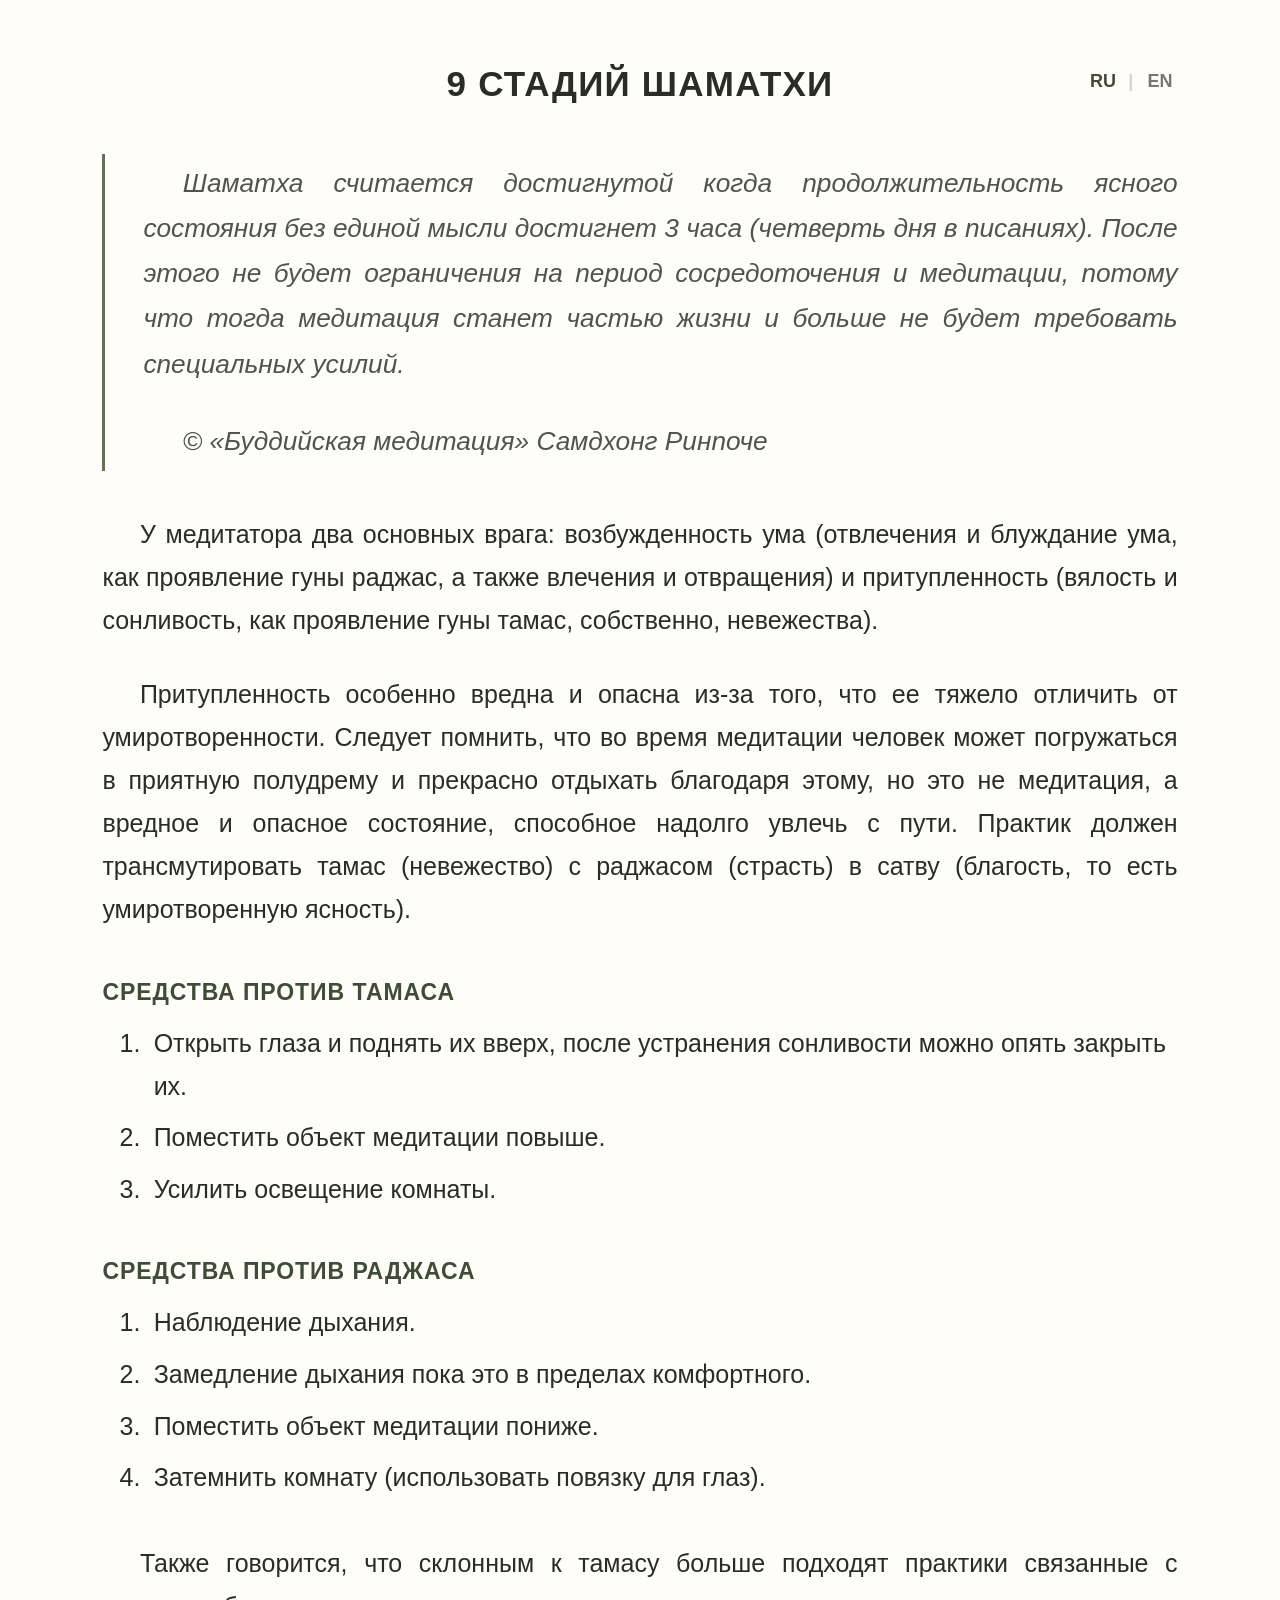
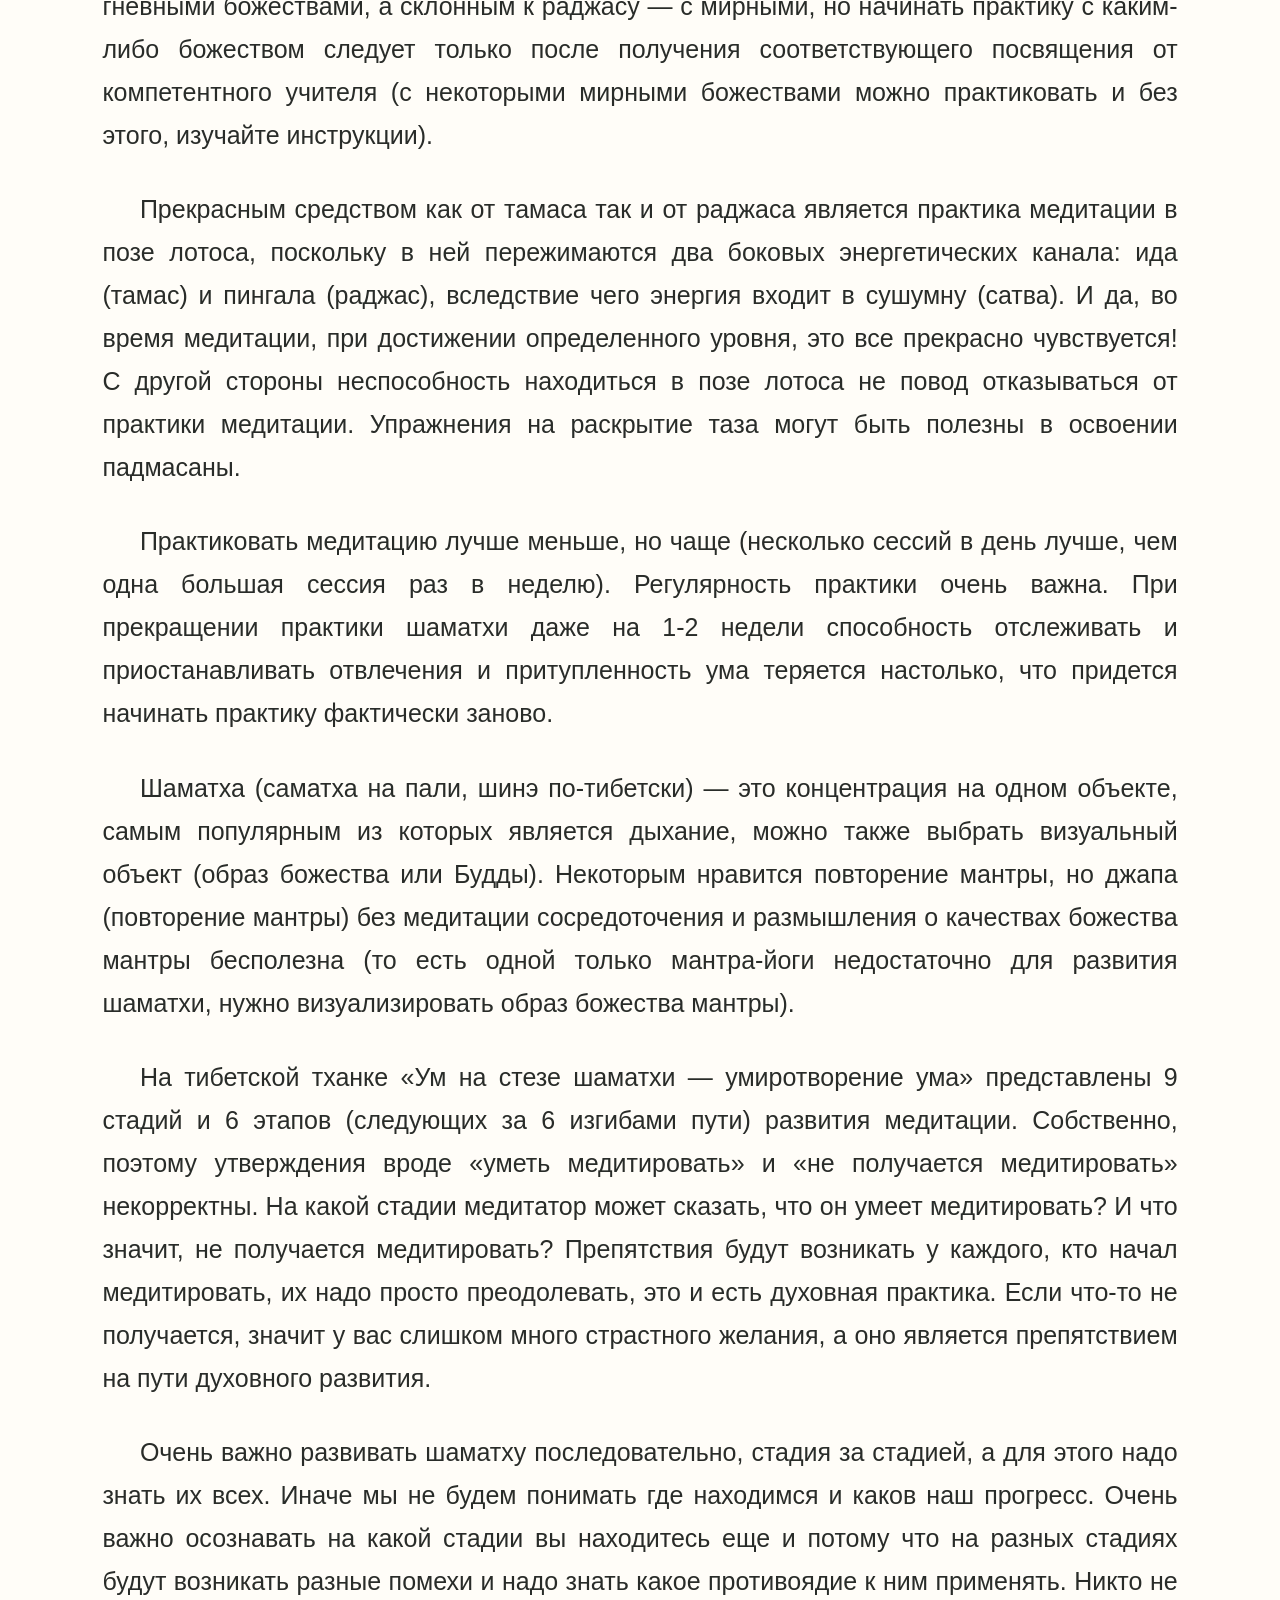
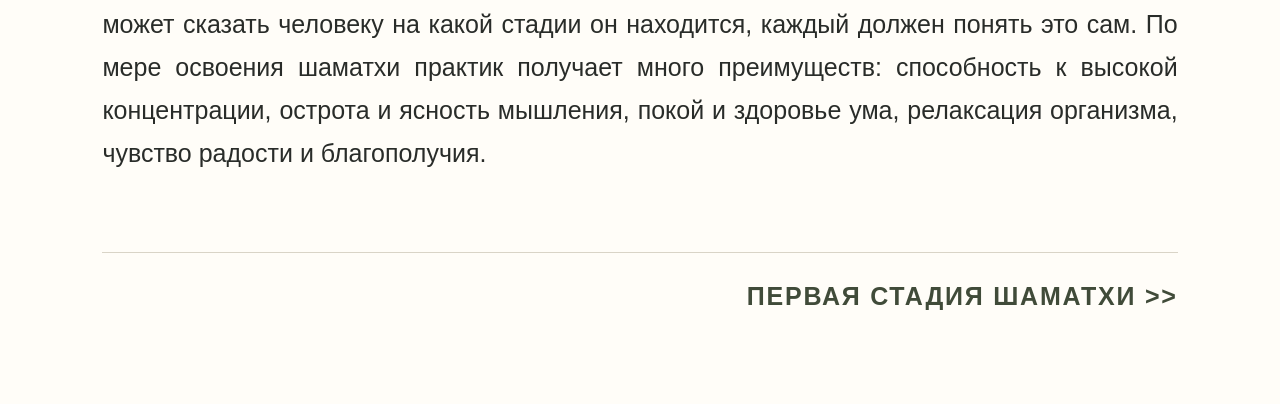
<file: index.html>
<!doctype html>
<html lang="ru">
<head>
  <meta charset="utf-8">
  <meta name="viewport" content="width=device-width, initial-scale=1">
  <meta name="description" content="9 стадий Шаматхи — практическое руководство">
  <title>9 стадий Шаматхи</title>
  <link rel="stylesheet" href="css/styles.css">
  <!-- Yandex.Metrika counter -->
  <script type="text/javascript">
      (function(m,e,t,r,i,k,a){
          m[i]=m[i]||function(){(m[i].a=m[i].a||[]).push(arguments)};
          m[i].l=1*new Date();
          for (var j = 0; j < document.scripts.length; j++) {if (document.scripts[j].src === r) { return; }}
          k=e.createElement(t),a=e.getElementsByTagName(t)[0],k.async=1,k.src=r,a.parentNode.insertBefore(k,a)
      })(window, document,'script','https://mc.yandex.ru/metrika/tag.js?id=110840072', 'ym');
  
      ym(110840072, 'init', {ssr:true, webvisor:true, clickmap:true, ecommerce:"dataLayer", referrer: document.referrer, url: location.href, accurateTrackBounce:true, trackLinks:true});
  </script>
  <noscript><div><img src="https://mc.yandex.ru/watch/110840072" style="position:absolute; left:-9999px;" alt="" /></div></noscript>
  <!-- /Yandex.Metrika counter -->
</head>
<body data-page="0">
  <main class="site-shell">
    <div class="page-content">
      <header class="page-header">
        <span class="header-spacer" aria-hidden="true"></span>
        <h1>
          <span data-lang-content="ru">9 стадий Шаматхи</span>
          <span data-lang-content="en" hidden>9 Stages of Shamatha</span>
        </h1>
        <div class="language-switcher" aria-label="Language selector">
          <button type="button" data-lang="ru" class="is-active" aria-pressed="true">RU</button>
          <span aria-hidden="true">|</span>
          <button type="button" data-lang="en" aria-pressed="false">EN</button>
        </div>
      </header>

      <article class="article" data-lang-content="ru">
          <blockquote><p><em>Шаматха считается достигнутой когда продолжительность ясного состояния без единой мысли достигнет 3 часа (четверть дня в писаниях). После этого не будет ограничения на период сосредоточения и медитации, потому что тогда медитация станет частью жизни и больше не будет требовать специальных усилий.</em></p>
          <p><em>© «Буддийская медитация» Самдхонг Ринпоче</em></p></blockquote>
          <p>У медитатора два основных врага: возбужденность ума (отвлечения и блуждание ума, как проявление гуны раджас, а также влечения и отвращения) и притупленность (вялость и сонливость, как проявление гуны тамас, собственно, невежества). </p>
          <p>Притупленность особенно вредна и опасна из-за того, что ее тяжело отличить от умиротворенности. Следует помнить, что во время медитации человек может погружаться в приятную полудрему и прекрасно отдыхать благодаря этому, но это не медитация, а вредное и опасное состояние, способное надолго увлечь с пути. Практик должен трансмутировать тамас (невежество) с раджасом (страсть) в сатву (благость, то есть умиротворенную ясность).</p>
          <h2><strong>Средства против тамаса</strong></h2>
          <ol><li>Открыть глаза и поднять их вверх, после устранения сонливости можно опять закрыть их.</li><li>Поместить объект медитации повыше.</li><li>Усилить освещение комнаты.</li></ol>
          <h2><strong>Средства против раджаса</strong></h2>
          <ol><li>Наблюдение дыхания.</li><li>Замедление дыхания пока это в пределах комфортного.</li><li>Поместить объект медитации пониже.</li><li>Затемнить комнату (использовать повязку для глаз).</li></ol>
          <p>Также говорится, что склонным к тамасу больше подходят практики связанные с гневными божествами, а склонным к раджасу — с мирными, но начинать практику с каким-либо божеством следует только после получения соответствующего посвящения от компетентного учителя (с некоторыми мирными божествами можно практиковать и без этого, изучайте инструкции).</p>
          <p>Прекрасным средством как от тамаса так и от раджаса является практика медитации в позе лотоса, поскольку в ней пережимаются два боковых энергетических канала: ида (тамас) и пингала (раджас), вследствие чего энергия входит в сушумну (сатва). И да, во время медитации, при достижении определенного уровня, это все прекрасно чувствуется! С другой стороны неспособность находиться в позе лотоса не повод отказываться от практики медитации. Упражнения на раскрытие таза могут быть полезны в освоении падмасаны.</p>
          <p>Практиковать медитацию лучше меньше, но чаще (несколько сессий в день лучше, чем одна большая сессия раз в неделю). Регулярность практики очень важна. При прекращении практики шаматхи даже на 1-2 недели способность отслеживать и приостанавливать отвлечения и притупленность ума теряется настолько, что придется начинать практику фактически заново.</p>
          <p>Шаматха (саматха на пали, шинэ по-тибетски) — это концентрация на одном объекте, самым популярным из которых является дыхание, можно также выбрать визуальный объект (образ божества или Будды). Некоторым нравится повторение мантры, но джапа (повторение мантры) без медитации сосредоточения и размышления о качествах божества мантры бесполезна (то есть одной только мантра-йоги недостаточно для развития шаматхи, нужно визуализировать образ божества мантры).</p>
          <p>На тибетской тханке «Ум на стезе шаматхи — умиротворение ума» представлены 9 стадий и 6 этапов (следующих за 6 изгибами пути) развития медитации. Собственно, поэтому утверждения вроде «уметь медитировать» и «не получается медитировать» некорректны. На какой стадии медитатор может сказать, что он умеет медитировать? И что значит, не получается медитировать? Препятствия будут возникать у каждого, кто начал медитировать, их надо просто преодолевать, это и есть духовная практика. Если что-то не получается, значит у вас слишком много страстного желания, а оно является препятствием на пути духовного развития.</p>
          <p>Очень важно развивать шаматху последовательно, стадия за стадией, а для этого надо знать их всех. Иначе мы не будем понимать где находимся и каков наш прогресс. Очень важно осознавать на какой стадии вы находитесь еще и потому что на разных стадиях будут возникать разные помехи и надо знать какое противоядие к ним применять. Никто не может сказать человеку на какой стадии он находится, каждый должен понять это сам. По мере освоения шаматхи практик получает много преимуществ: способность к высокой концентрации, острота и ясность мышления, покой и здоровье ума, релаксация организма, чувство радости и благополучия.</p>
      </article>
      <article class="article" data-lang-content="en" hidden>
          <blockquote><p><em>Shamatha is considered attained when the duration of a clear state without a single thought reaches 3 hours (a quarter of a day in the scriptures). After that, there will be no limit to the duration of concentration and meditation, because meditation will become part of life and will no longer require any special effort.</em></p>
          <p><em>© «Buddhist Meditation» Samdhong Rinpoche</em></p></blockquote>
          <p>A meditator has two main enemies: mental agitation (distractions and wandering of the mind as manifestations of the guna of rajas, as well as attractions and aversions) and dullness (lethargy and drowsiness as manifestations of the guna of tamas, that is, ignorance).</p>
          <p>Dullness is especially harmful and dangerous because it is difficult to distinguish from tranquillity. It should be remembered that during meditation a person may sink into a pleasant half-sleep and rest very well because of it, but this is not meditation. It is a harmful and dangerous state capable of leading one away from the path for a long time. The practitioner must transmute tamas (ignorance) and rajas (passion) into sattva (goodness, that is, peaceful clarity).</p>
          <h2><strong>Remedies for tamas</strong></h2>
          <ol><li>Open the eyes and raise them upward. Once the drowsiness has passed, they may be closed again.</li><li>Place the object of meditation higher.</li><li>Increase the lighting in the room.</li></ol>
          <h2><strong>Remedies for rajas</strong></h2>
          <ol><li>Observe the breath.</li><li>Slow the breathing while it remains comfortable.</li><li>Place the object of meditation lower.</li><li>Darken the room (use an eye mask).</li></ol>
          <p>It is also said that practices connected with wrathful deities are more suitable for those inclined towards tamas, while practices connected with peaceful deities are more suitable for those inclined towards rajas. However, one should begin practising with any deity only after receiving the appropriate initiation from a competent teacher (some peaceful deities may be practised without this, but the instructions should be studied).</p>
          <p>An excellent remedy for both tamas and rajas is the practice of meditation in the lotus posture, because it constricts the two lateral energy channels: ida (tamas) and pingala (rajas), causing the energy to enter sushumna (sattva). And yes, during meditation, after reaching a certain level, all of this can be felt very clearly! On the other hand, being unable to remain in the lotus posture is no reason to abandon meditation practice. Hip-opening exercises may be useful in mastering padmasana.</p>
          <p>It is better to practise meditation for shorter periods but more frequently (several sessions a day are better than one long session once a week). Regularity of practice is very important. If shamatha practice is interrupted for even 1-2 weeks, the ability to notice and stop distractions and mental dullness is lost to such an extent that the practice will effectively have to be started again from the beginning.</p>
          <p>Shamatha (samatha in Pali, shiné in Tibetan) — is concentration on a single object, the most popular of which is the breath. A visual object may also be chosen (an image of a deity or the Buddha). Some people enjoy repeating a mantra, but japa (mantra repetition) without meditative concentration and reflection on the qualities of the mantra deity is useless (that is, mantra yoga alone is not enough to develop shamatha; one must visualise the form of the mantra deity).</p>
          <p>The Tibetan thangka «The Mind on the Path of Shamatha — Calming the Mind» depicts 9 stages and 6 phases (following the 6 bends in the path) of the development of meditation. This is why statements such as «being able to meditate» and «meditation does not work» are incorrect. At what stage can a meditator say that they know how to meditate? And what does it mean to say that meditation does not work? Obstacles will arise for everyone who begins to meditate. They simply have to be overcome — this is spiritual practice. If something does not work, it means that you have too much passionate desire, and this is an obstacle on the path of spiritual development.</p>
          <p>It is very important to develop shamatha gradually, stage by stage, and for this one must know all of them. Otherwise, we will not understand where we are or what progress we have made. It is also very important to be aware of which stage you are at because different obstacles arise at different stages, and one must know which antidote to apply. No one can tell a person which stage they are at; everyone must understand this for themselves. As the practitioner masters shamatha, they gain many benefits: the ability to concentrate deeply, sharpness and clarity of thought, peace and mental health, physical relaxation, and a feeling of joy and well-being.</p>
      </article>


      <nav class="page-nav" data-lang-content="ru" aria-label="Навигация по стадиям">
            <a class="nav-next" rel="next" href="stage-01.html">ПЕРВАЯ СТАДИЯ ШАМАТХИ &gt;&gt;</a>
      </nav>
      <nav class="page-nav" data-lang-content="en" aria-label="Stage navigation" hidden>
            <a class="nav-next" rel="next" href="stage-01.html">FIRST STAGE OF SHAMATHA &gt;&gt;</a>
      </nav>
    </div>
  </main>
  <script src="js/jquery-3.7.1.min.js"></script>
  <script src="js/site.js"></script>
</body>
</html>
</file>
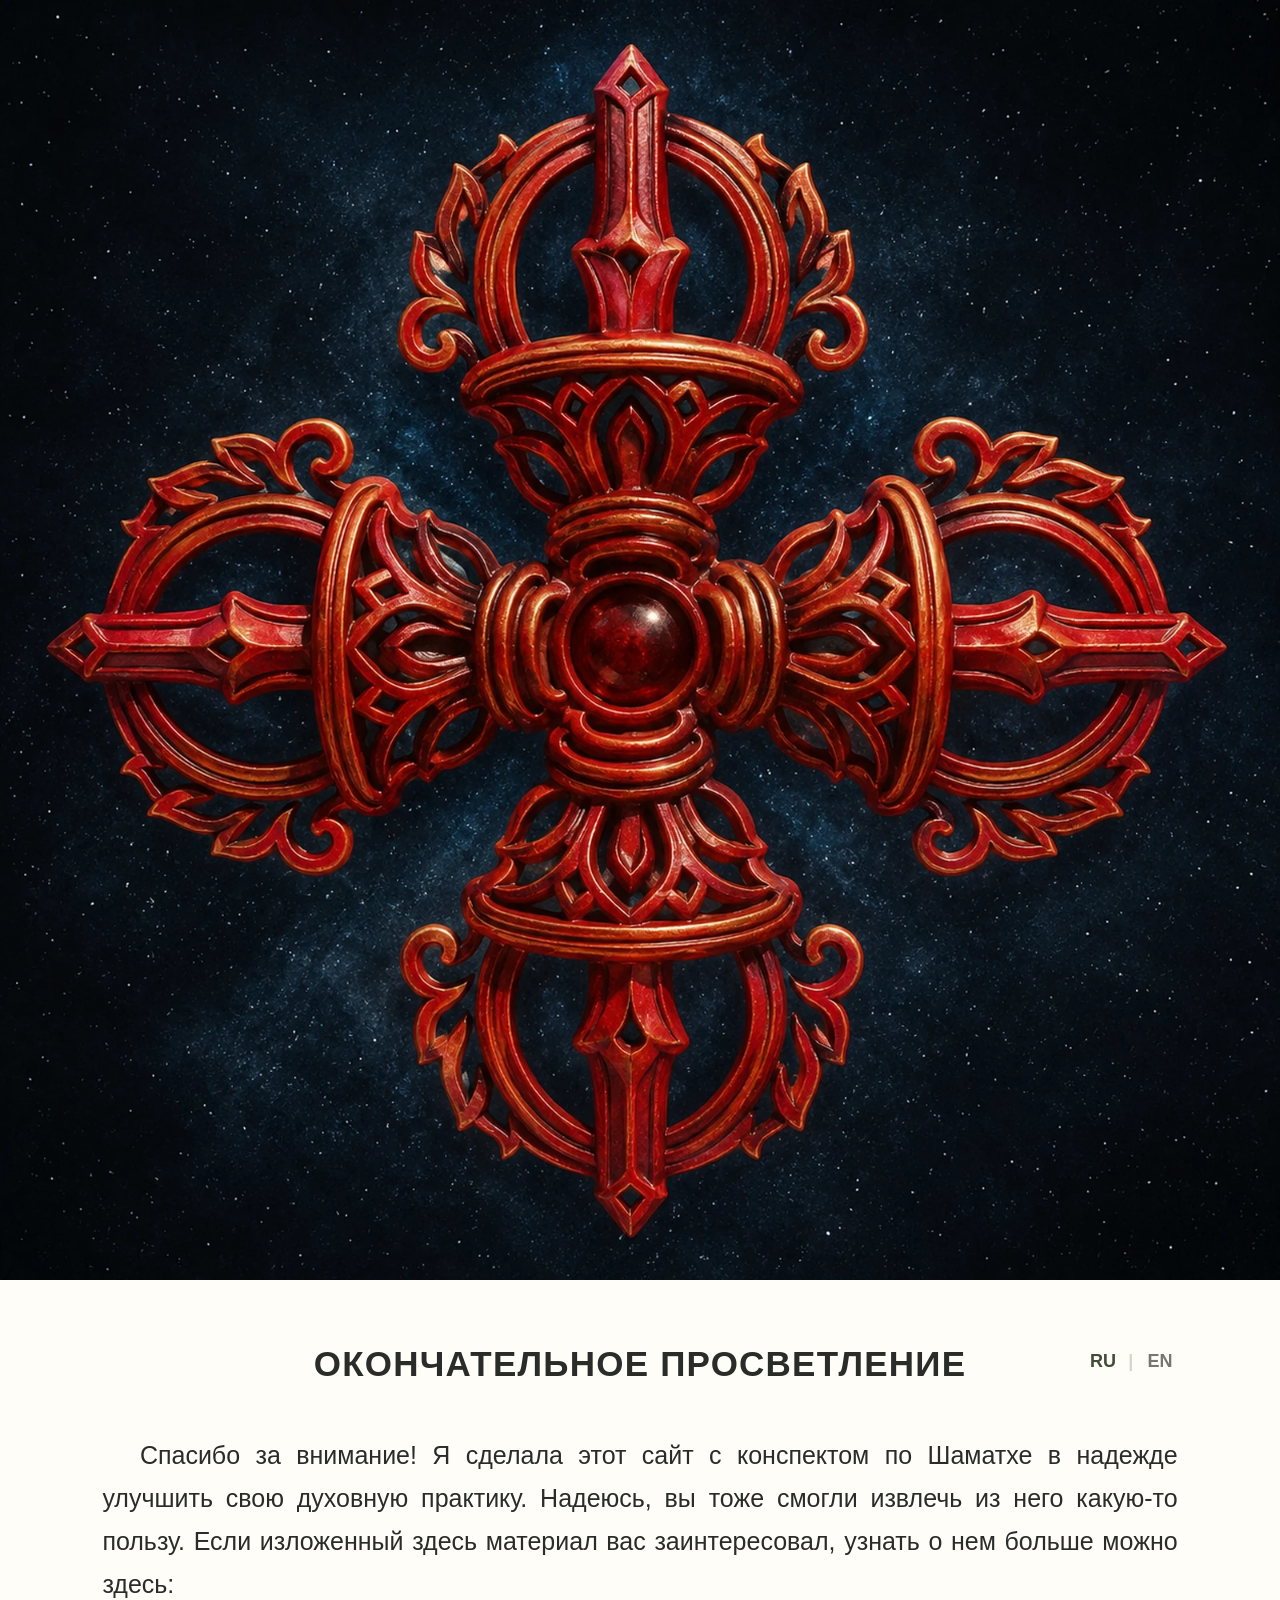
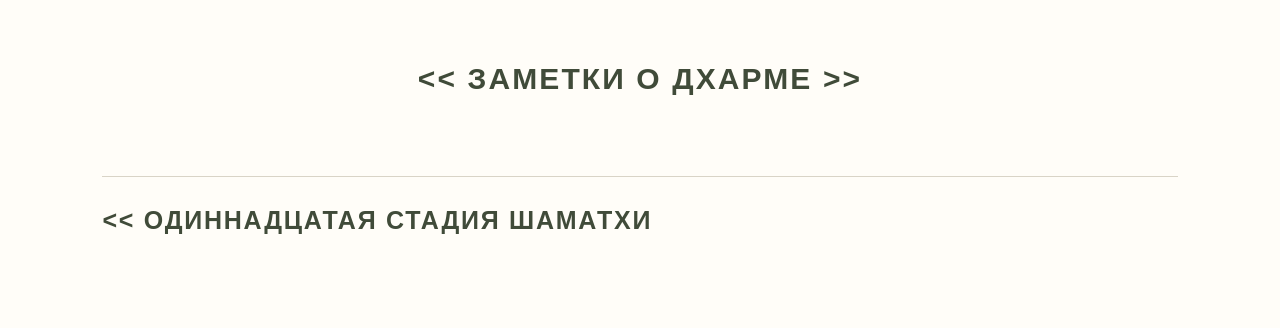
<file: finish.html>
<!doctype html>
<html lang="ru">
<head>
  <meta charset="utf-8">
  <meta name="viewport" content="width=device-width, initial-scale=1">
  <meta name="description" content="9 стадий Шаматхи — практическое руководство">
  <title>Окончательное просветление</title>
  <link rel="stylesheet" href="css/styles.css">
  <!-- Yandex.Metrika counter -->
  <script type="text/javascript">
      (function(m,e,t,r,i,k,a){
          m[i]=m[i]||function(){(m[i].a=m[i].a||[]).push(arguments)};
          m[i].l=1*new Date();
          for (var j = 0; j < document.scripts.length; j++) {if (document.scripts[j].src === r) { return; }}
          k=e.createElement(t),a=e.getElementsByTagName(t)[0],k.async=1,k.src=r,a.parentNode.insertBefore(k,a)
      })(window, document,'script','https://mc.yandex.ru/metrika/tag.js?id=110840072', 'ym');
  
      ym(110840072, 'init', {ssr:true, webvisor:true, clickmap:true, ecommerce:"dataLayer", referrer: document.referrer, url: location.href, accurateTrackBounce:true, trackLinks:true});
  </script>
  <noscript><div><img src="https://mc.yandex.ru/watch/110840072" style="position:absolute; left:-9999px;" alt="" /></div></noscript>
  <!-- /Yandex.Metrika counter -->
</head>
<body data-page="12">
  <main class="site-shell">
      <figure class="hero"><img src="img/12.webp" alt="Окончательное просветление"></figure>
    <div class="page-content">
      <header class="page-header">
        <span class="header-spacer" aria-hidden="true"></span>
        <h1>
          <span data-lang-content="ru">Окончательное просветление</span>
          <span data-lang-content="en" hidden>Ultimate Enlightenment</span>
        </h1>
        <div class="language-switcher" aria-label="Language selector">
          <button type="button" data-lang="ru" class="is-active" aria-pressed="true">RU</button>
          <span aria-hidden="true">|</span>
          <button type="button" data-lang="en" aria-pressed="false">EN</button>
        </div>
      </header>

      <article class="article" data-lang-content="ru">
          <p>Спасибо за внимание! Я сделала этот сайт с конспектом по Шаматхе в надежде улучшить свою духовную практику. Надеюсь, вы тоже смогли извлечь из него какую-то пользу. Если изложенный здесь материал вас заинтересовал, узнать о нем больше можно здесь:</p>
      </article>
      <article class="article" data-lang-content="en" hidden>
          <p>Thank you for your attention! I created this website with notes on Shamatha in the hope of improving my spiritual practice. I hope you, too, have been able to derive some benefit from it. If the material presented here has interested you, you can learn more about it here:</p>
      </article>

      <p class="resource-link" data-lang-content="ru">
        <a href="https://author.today/work/123556" target="blank">&lt;&lt; ЗАМЕТКИ О ДХАРМЕ &gt;&gt;</a>
      </p>
      <p class="resource-link" data-lang-content="en" hidden>
        <a href="https://author.today/work/123556" target="blank">&lt;&lt; DHARMA NOTES &gt;&gt;</a>
      </p>


      <nav class="page-nav" data-lang-content="ru" aria-label="Навигация по стадиям">
            <a class="nav-prev" rel="prev" href="stage-11.html">&lt;&lt; ОДИННАДЦАТАЯ СТАДИЯ ШАМАТХИ</a>
      </nav>
      <nav class="page-nav" data-lang-content="en" aria-label="Stage navigation" hidden>
            <a class="nav-prev" rel="prev" href="stage-11.html">&lt;&lt; ELEVENTH STAGE OF SHAMATHA</a>
      </nav>
    </div>
  </main>
  <script src="js/jquery-3.7.1.min.js"></script>
  <script src="js/site.js"></script>
</body>
</html>
</file>
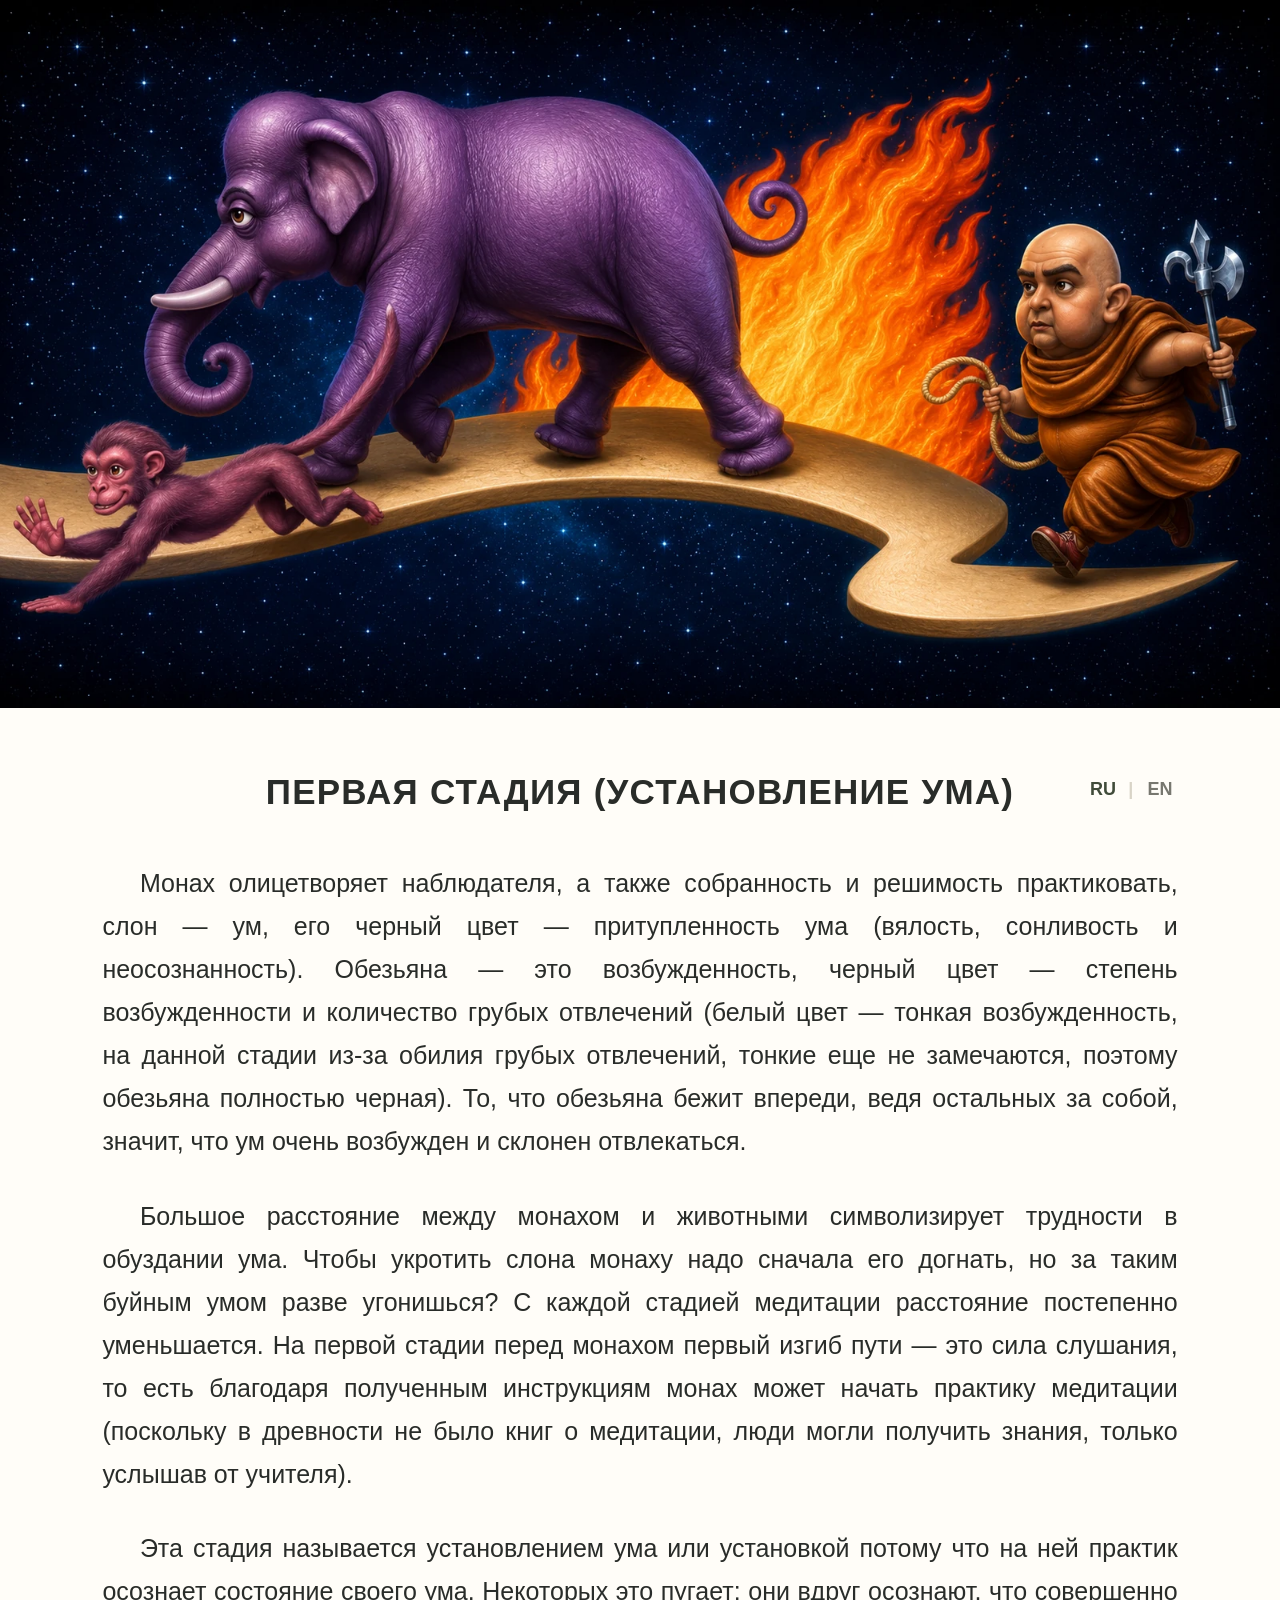
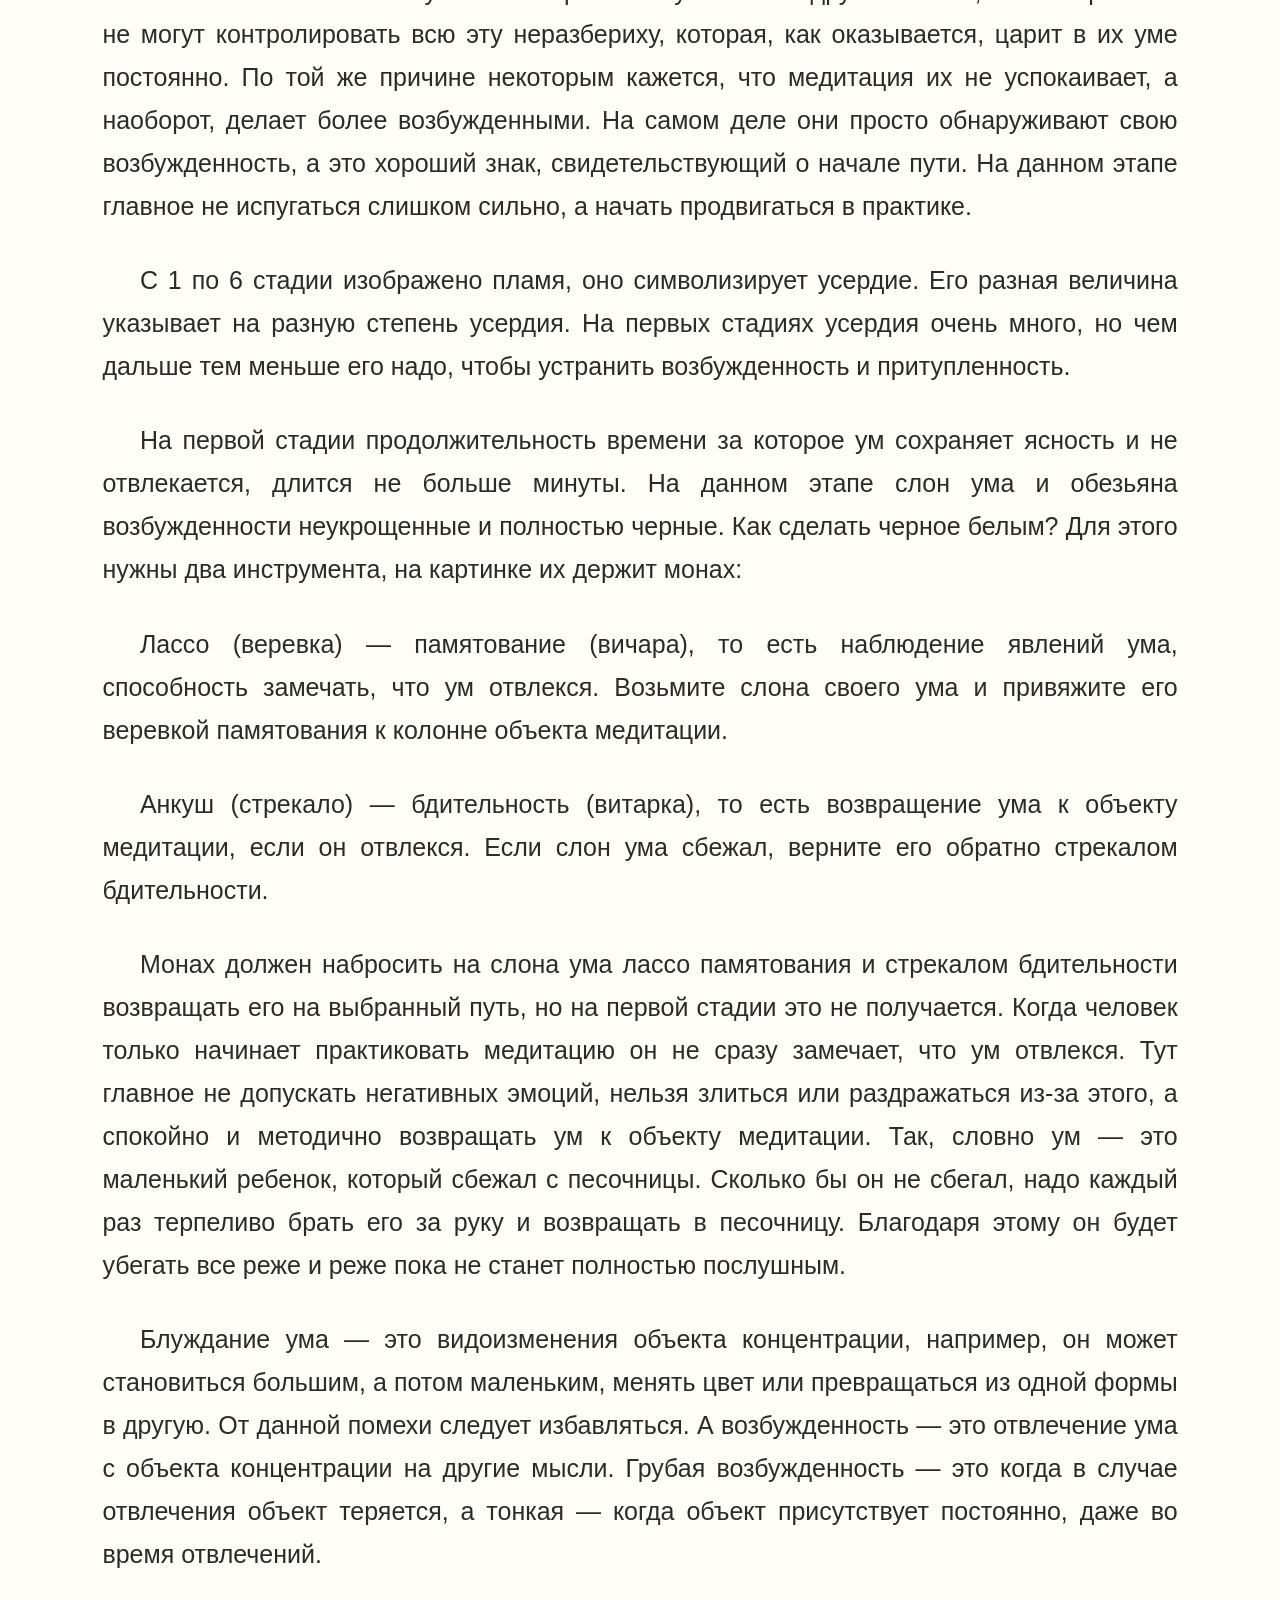
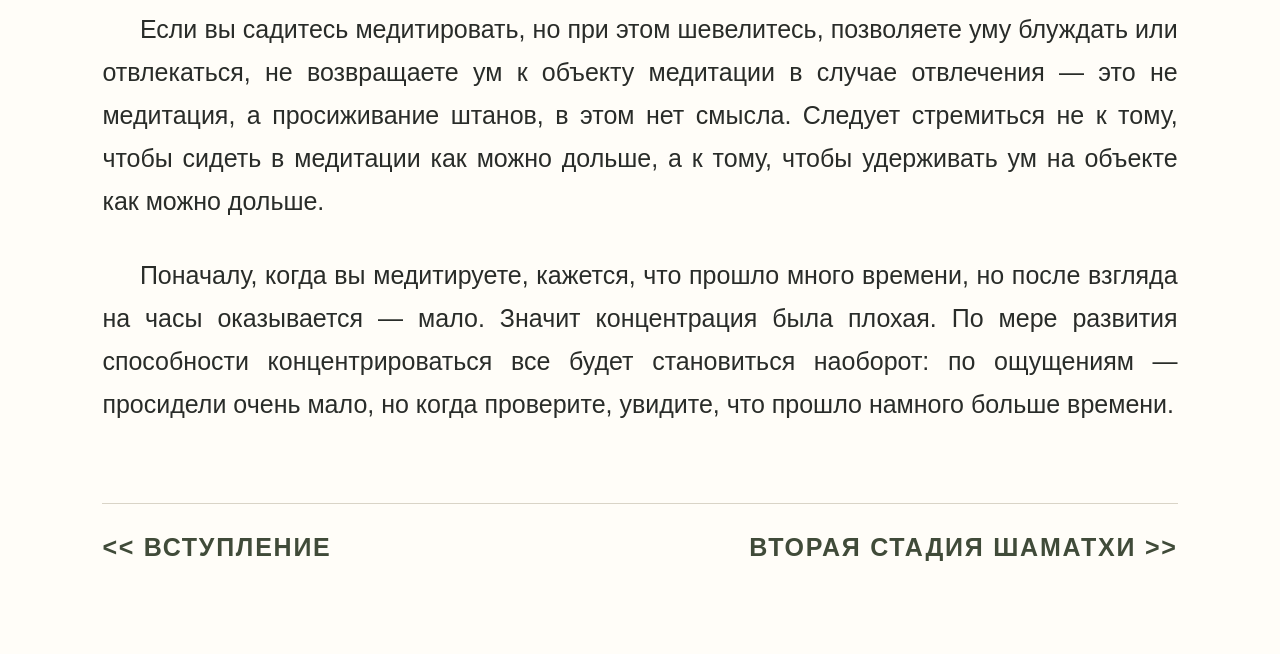
<file: stage-01.html>
<!doctype html>
<html lang="ru">
<head>
  <meta charset="utf-8">
  <meta name="viewport" content="width=device-width, initial-scale=1">
  <meta name="description" content="9 стадий Шаматхи — практическое руководство">
  <title>Первая стадия (установление ума)</title>
  <link rel="stylesheet" href="css/styles.css">
  <!-- Yandex.Metrika counter -->
  <script type="text/javascript">
      (function(m,e,t,r,i,k,a){
          m[i]=m[i]||function(){(m[i].a=m[i].a||[]).push(arguments)};
          m[i].l=1*new Date();
          for (var j = 0; j < document.scripts.length; j++) {if (document.scripts[j].src === r) { return; }}
          k=e.createElement(t),a=e.getElementsByTagName(t)[0],k.async=1,k.src=r,a.parentNode.insertBefore(k,a)
      })(window, document,'script','https://mc.yandex.ru/metrika/tag.js?id=110840072', 'ym');
  
      ym(110840072, 'init', {ssr:true, webvisor:true, clickmap:true, ecommerce:"dataLayer", referrer: document.referrer, url: location.href, accurateTrackBounce:true, trackLinks:true});
  </script>
  <noscript><div><img src="https://mc.yandex.ru/watch/110840072" style="position:absolute; left:-9999px;" alt="" /></div></noscript>
  <!-- /Yandex.Metrika counter -->
</head>
<body data-page="1">
  <main class="site-shell">
      <figure class="hero"><img src="img/01.webp" alt="Первая стадия (установление ума)"></figure>
    <div class="page-content">
      <header class="page-header">
        <span class="header-spacer" aria-hidden="true"></span>
        <h1>
          <span data-lang-content="ru">Первая стадия (установление ума)</span>
          <span data-lang-content="en" hidden>The First Stage (Placing the Mind)</span>
        </h1>
        <div class="language-switcher" aria-label="Language selector">
          <button type="button" data-lang="ru" class="is-active" aria-pressed="true">RU</button>
          <span aria-hidden="true">|</span>
          <button type="button" data-lang="en" aria-pressed="false">EN</button>
        </div>
      </header>

      <article class="article" data-lang-content="ru">
          <p>Монах олицетворяет наблюдателя, а также собранность и решимость практиковать, слон — ум, его черный цвет — притупленность ума (вялость, сонливость и неосознанность). Обезьяна — это возбужденность, черный цвет — степень возбужденности и количество грубых отвлечений (белый цвет — тонкая возбужденность, на данной стадии из-за обилия грубых отвлечений, тонкие еще не замечаются, поэтому обезьяна полностью черная). То, что обезьяна бежит впереди, ведя остальных за собой, значит, что ум очень возбужден и склонен отвлекаться.</p>
          <p>Большое расстояние между монахом и животными символизирует трудности в обуздании ума. Чтобы укротить слона монаху надо сначала его догнать, но за таким буйным умом разве угонишься? С каждой стадией медитации расстояние постепенно уменьшается. На первой стадии перед монахом первый изгиб пути — это сила слушания, то есть благодаря полученным инструкциям монах может начать практику медитации (поскольку в древности не было книг о медитации, люди могли получить знания, только услышав от учителя).</p>
          <p>Эта стадия называется установлением ума или установкой потому что на ней практик осознает состояние своего ума. Некоторых это пугает: они вдруг осознают, что совершенно не могут контролировать всю эту неразбериху, которая, как оказывается, царит в их уме постоянно. По той же причине некоторым кажется, что медитация их не успокаивает, а наоборот, делает более возбужденными. На самом деле они просто обнаруживают свою возбужденность, а это хороший знак, свидетельствующий о начале пути. На данном этапе главное не испугаться слишком сильно, а начать продвигаться в практике.</p>
          <p>С 1 по 6 стадии изображено пламя, оно символизирует усердие. Его разная величина указывает на разную степень усердия. На первых стадиях усердия очень много, но чем дальше тем меньше его надо, чтобы устранить возбужденность и притупленность. </p>
          <p>На первой стадии продолжительность времени за которое ум сохраняет ясность и не отвлекается, длится не больше минуты. На данном этапе слон ума и обезьяна возбужденности неукрощенные и полностью черные. Как сделать черное белым? Для этого нужны два инструмента, на картинке их держит монах:</p>
          <p>Лассо (веревка) — памятование (вичара), то есть наблюдение явлений ума, способность замечать, что ум отвлекся. Возьмите слона своего ума и привяжите его веревкой памятования к колонне объекта медитации.</p>
          <p>Анкуш (стрекало) — бдительность (витарка), то есть возвращение ума к объекту медитации, если он отвлекся. Если слон ума сбежал, верните его обратно стрекалом бдительности.</p>
          <p>Монах должен набросить на слона ума лассо памятования и стрекалом бдительности возвращать его на выбранный путь, но на первой стадии это не получается. Когда человек только начинает практиковать медитацию он не сразу замечает, что ум отвлекся. Тут главное не допускать негативных эмоций, нельзя злиться или раздражаться из-за этого, а спокойно и методично возвращать ум к объекту медитации. Так, словно ум — это маленький ребенок, который сбежал с песочницы. Сколько бы он не сбегал, надо каждый раз терпеливо брать его за руку и возвращать в песочницу. Благодаря этому он будет убегать все реже и реже пока не станет полностью послушным.</p>
          <p>Блуждание ума — это видоизменения объекта концентрации, например, он может становиться большим, а потом маленьким, менять цвет или превращаться из одной формы в другую. От данной помехи следует избавляться. А возбужденность — это отвлечение ума с объекта концентрации на другие мысли. Грубая возбужденность — это когда в случае отвлечения объект теряется, а тонкая — когда объект присутствует постоянно, даже во время отвлечений.</p>
          <p>Если вы садитесь медитировать, но при этом шевелитесь, позволяете уму блуждать или отвлекаться, не возвращаете ум к объекту медитации в случае отвлечения — это не медитация, а просиживание штанов, в этом нет смысла. Следует стремиться не к тому, чтобы сидеть в медитации как можно дольше, а к тому, чтобы удерживать ум на объекте как можно дольше.</p>
          <p>Поначалу, когда вы медитируете, кажется, что прошло много времени, но после взгляда на часы оказывается — мало. Значит концентрация была плохая. По мере развития способности концентрироваться все будет становиться наоборот: по ощущениям — просидели очень мало, но когда проверите, увидите, что прошло намного больше времени.</p>
      </article>
      <article class="article" data-lang-content="en" hidden>
          <p>The monk represents the observer, as well as composure and determination to practise. The elephant represents the mind, and its black colour represents mental dullness (lethargy, drowsiness, and lack of awareness). The monkey represents agitation, while its black colour indicates the degree of agitation and the number of gross distractions (white represents subtle agitation; at this stage, because of the abundance of gross distractions, subtle ones are not yet noticed, so the monkey is entirely black). The fact that the monkey runs ahead, leading the others, means that the mind is highly agitated and inclined to become distracted.</p>
          <p>The great distance between the monk and the animals symbolises the difficulty of taming the mind. To tame the elephant, the monk must first catch up with it, but how can one catch such a wild mind? With each stage of meditation, the distance gradually decreases. At the first stage, the first bend in the path lies before the monk — this is the power of listening. In other words, thanks to the instructions he has received, the monk can begin the practice of meditation (since in ancient times there were no books about meditation, people could acquire knowledge only by hearing it from a teacher).</p>
          <p>This stage is called placing the mind because at this stage the practitioner becomes aware of the state of their mind. This frightens some people: they suddenly realise that they are completely unable to control all the confusion that, as it turns out, constantly reigns in their mind. For the same reason, some people feel that meditation does not calm them but, on the contrary, makes them more agitated. In reality, they are simply discovering their agitation, and this is a good sign that indicates the beginning of the path. At this stage, the main thing is not to become too frightened, but to begin progressing in the practice.</p>
          <p>From stages 1 to 6, a flame is depicted, symbolising diligence. Its varying size indicates different degrees of diligence. In the early stages, a great deal of diligence is required, but as practice progresses, less and less is needed to eliminate agitation and dullness.</p>
          <p>At the first stage, the period during which the mind remains clear and undistracted lasts no longer than a minute. At this stage, the elephant of the mind and the monkey of agitation are untamed and completely black. How can black be made white? Two tools are needed for this, and the monk is shown holding them in the image:</p>
          <p>Lasso (rope) — mindfulness (vichara), that is, observation of the phenomena of the mind and the ability to notice that the mind has become distracted. Take the elephant of your mind and tie it with the rope of mindfulness to the pillar of the meditation object.</p>
          <p>Elephant goad — vigilance (vitarka), that is, returning the mind to the meditation object when it becomes distracted. If the elephant of the mind has escaped, bring it back with the goad of vigilance.</p>
          <p>The monk must cast the lasso of mindfulness over the elephant of the mind and use the goad of vigilance to return it to the chosen path, but at the first stage he is unable to do this. When a person first begins practising meditation, they do not immediately notice that the mind has become distracted. The main thing here is not to allow negative emotions to arise. One must not become angry or irritated because of this, but calmly and methodically return the mind to the meditation object. It is as though the mind were a small child who had run away from the sandbox. No matter how many times the child runs away, one must patiently take them by the hand each time and bring them back to the sandbox. As a result, the child will run away less and less often until becoming completely obedient.</p>
          <p>Wandering of the mind consists of changes in the object of concentration. For example, it may become large and then small, change colour, or transform from one shape into another. This obstacle should be eliminated. Agitation, however, is the distraction of the mind from the object of concentration towards other thoughts. Gross agitation occurs when the object is lost during distraction, while subtle agitation occurs when the object remains present continuously, even while distractions arise.</p>
          <p>If you sit down to meditate but continue moving, allow the mind to wander or become distracted, and do not return it to the meditation object when distraction occurs, this is not meditation but simply wasting time; there is no point in it. One should strive not to sit in meditation for as long as possible, but to keep the mind on the object for as long as possible.</p>
          <p>At first, while meditating, it seems that a great deal of time has passed, but after looking at the clock, it turns out that very little time has passed. This means that concentration was poor. As the ability to concentrate develops, the opposite will gradually occur: it will feel as though you have sat for only a short time, but when you check, you will see that much more time has passed.</p>
      </article>


      <nav class="page-nav" data-lang-content="ru" aria-label="Навигация по стадиям">
            <a class="nav-prev" rel="prev" href="index.html">&lt;&lt; ВСТУПЛЕНИЕ</a>
            <a class="nav-next" rel="next" href="stage-02.html">ВТОРАЯ СТАДИЯ ШАМАТХИ &gt;&gt;</a>
      </nav>
      <nav class="page-nav" data-lang-content="en" aria-label="Stage navigation" hidden>
            <a class="nav-prev" rel="prev" href="index.html">&lt;&lt; INTRODUCTION</a>
            <a class="nav-next" rel="next" href="stage-02.html">SECOND STAGE OF SHAMATHA &gt;&gt;</a>
      </nav>
    </div>
  </main>
  <script src="js/jquery-3.7.1.min.js"></script>
  <script src="js/site.js"></script>
</body>
</html>
</file>
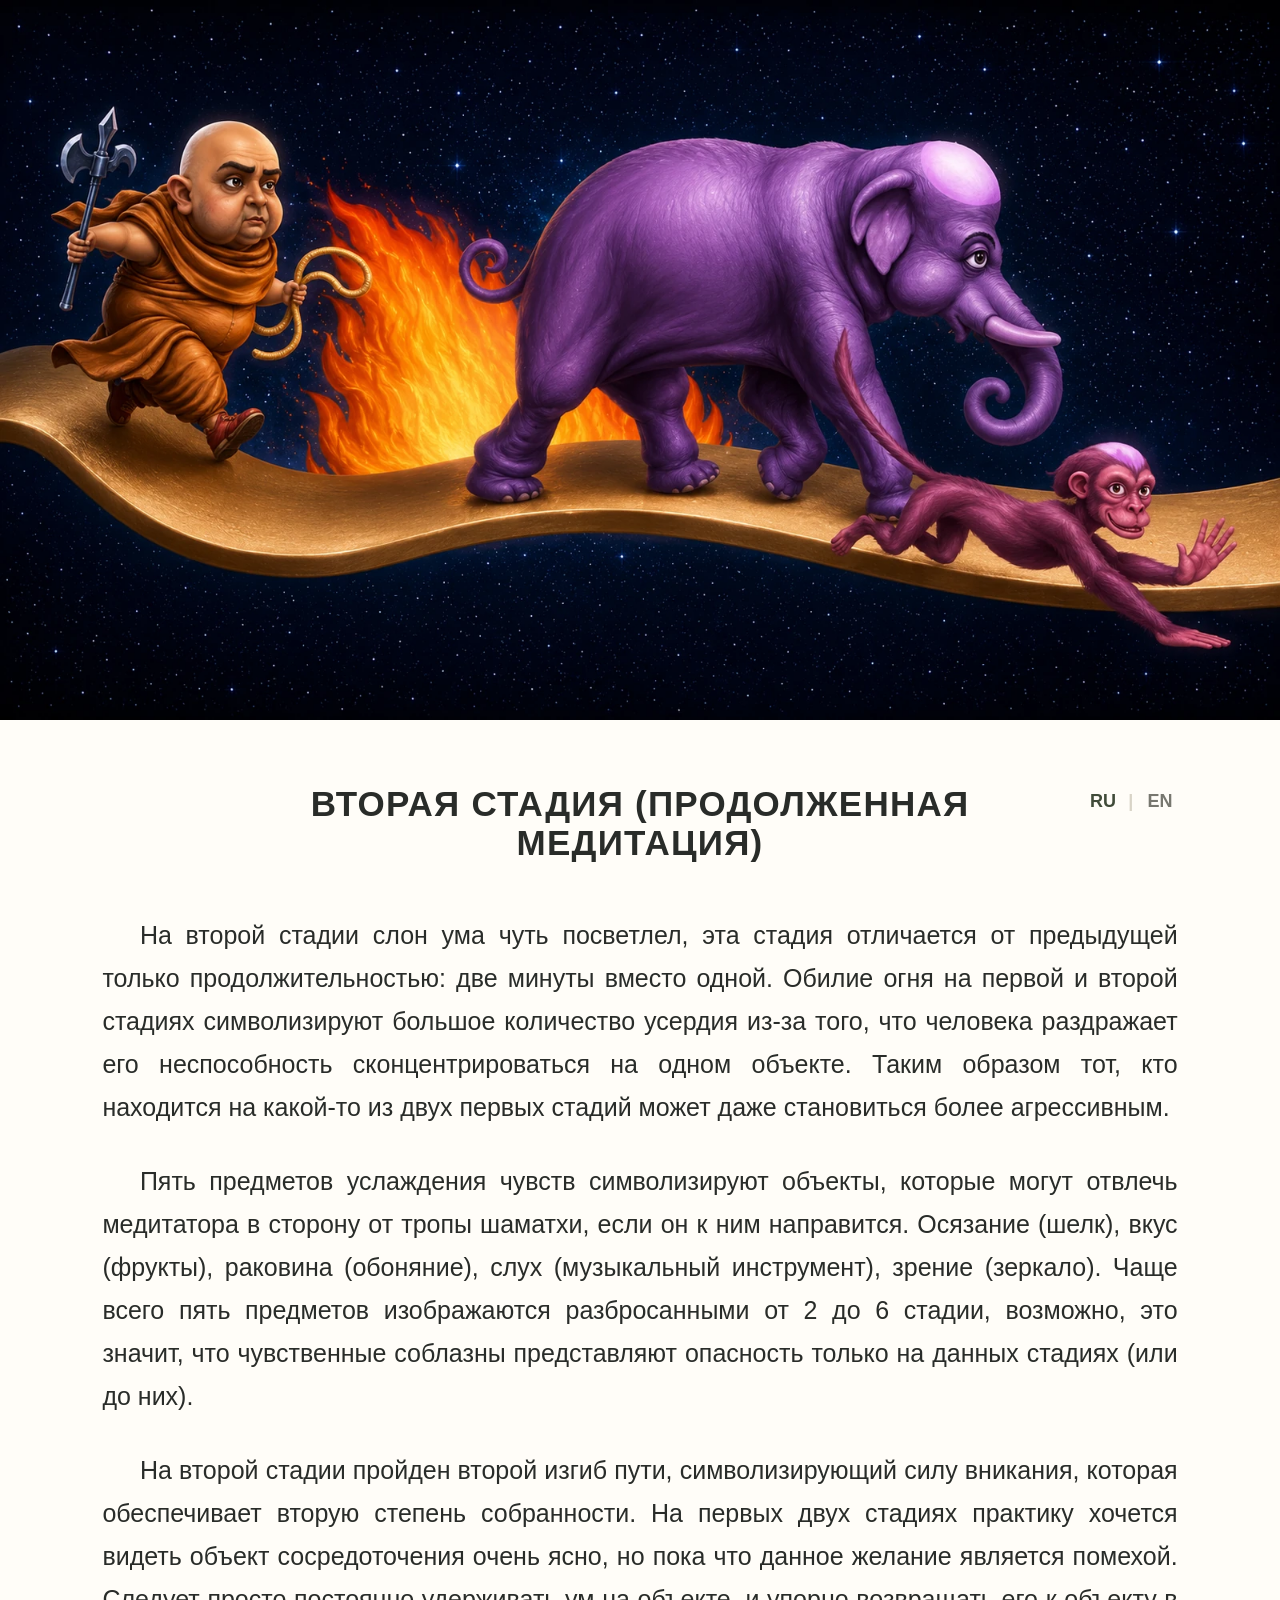
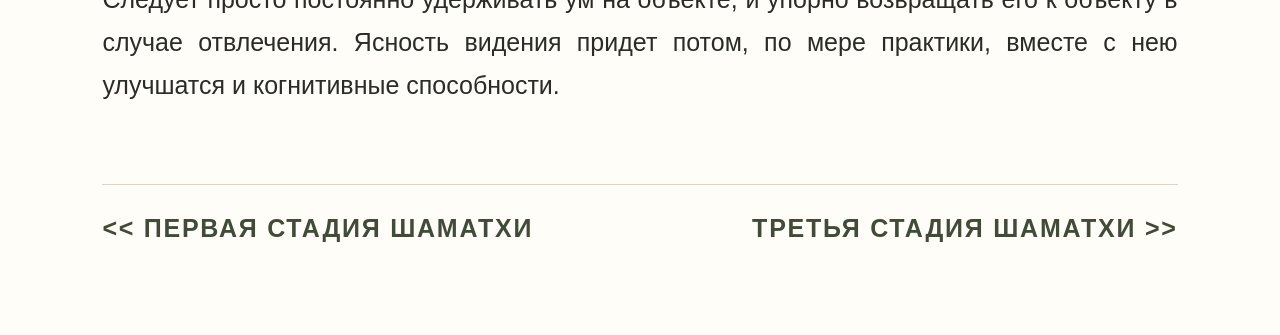
<file: stage-02.html>
<!doctype html>
<html lang="ru">
<head>
  <meta charset="utf-8">
  <meta name="viewport" content="width=device-width, initial-scale=1">
  <meta name="description" content="9 стадий Шаматхи — практическое руководство">
  <title>Вторая стадия (продолженная медитация)</title>
  <link rel="stylesheet" href="css/styles.css">
  <!-- Yandex.Metrika counter -->
  <script type="text/javascript">
      (function(m,e,t,r,i,k,a){
          m[i]=m[i]||function(){(m[i].a=m[i].a||[]).push(arguments)};
          m[i].l=1*new Date();
          for (var j = 0; j < document.scripts.length; j++) {if (document.scripts[j].src === r) { return; }}
          k=e.createElement(t),a=e.getElementsByTagName(t)[0],k.async=1,k.src=r,a.parentNode.insertBefore(k,a)
      })(window, document,'script','https://mc.yandex.ru/metrika/tag.js?id=110840072', 'ym');
  
      ym(110840072, 'init', {ssr:true, webvisor:true, clickmap:true, ecommerce:"dataLayer", referrer: document.referrer, url: location.href, accurateTrackBounce:true, trackLinks:true});
  </script>
  <noscript><div><img src="https://mc.yandex.ru/watch/110840072" style="position:absolute; left:-9999px;" alt="" /></div></noscript>
  <!-- /Yandex.Metrika counter -->
</head>
<body data-page="2">
  <main class="site-shell">
      <figure class="hero"><img src="img/02.webp" alt="Вторая стадия (продолженная медитация)"></figure>
    <div class="page-content">
      <header class="page-header">
        <span class="header-spacer" aria-hidden="true"></span>
        <h1>
          <span data-lang-content="ru">Вторая стадия (продолженная медитация)</span>
          <span data-lang-content="en" hidden>The Second Stage (Continued Meditation)</span>
        </h1>
        <div class="language-switcher" aria-label="Language selector">
          <button type="button" data-lang="ru" class="is-active" aria-pressed="true">RU</button>
          <span aria-hidden="true">|</span>
          <button type="button" data-lang="en" aria-pressed="false">EN</button>
        </div>
      </header>

      <article class="article" data-lang-content="ru">
          <p>На второй стадии слон ума чуть посветлел, эта стадия отличается от предыдущей только продолжительностью: две минуты вместо одной. Обилие огня на первой и второй стадиях символизируют большое количество усердия из-за того, что человека раздражает его неспособность сконцентрироваться на одном объекте. Таким образом тот, кто находится на какой-то из двух первых стадий может даже становиться более агрессивным.</p>
          <p>Пять предметов услаждения чувств символизируют объекты, которые могут отвлечь медитатора в сторону от тропы шаматхи, если он к ним направится. Осязание (шелк), вкус (фрукты), раковина (обоняние), слух (музыкальный инструмент), зрение (зеркало). Чаще всего пять предметов изображаются разбросанными от 2 до 6 стадии, возможно, это значит, что чувственные соблазны представляют опасность только на данных стадиях (или до них).</p>
          <p>На второй стадии пройден второй изгиб пути, символизирующий силу вникания, которая обеспечивает вторую степень собранности. На первых двух стадиях практику хочется видеть объект сосредоточения очень ясно, но пока что данное желание является помехой. Следует просто постоянно удерживать ум на объекте, и упорно возвращать его к объекту в случае отвлечения. Ясность видения придет потом, по мере практики, вместе с нею улучшатся и когнитивные способности.</p>
      </article>
      <article class="article" data-lang-content="en" hidden>
          <p>At the second stage, the elephant of the mind has become slightly lighter. This stage differs from the previous one only in duration: two minutes instead of one. The abundance of fire at the first and second stages symbolises the great amount of diligence caused by a person’s frustration with their inability to concentrate on a single object. Thus, someone at either of the first two stages may even become more aggressive.</p>
          <p>The five objects that delight the senses symbolise things that can distract the meditator from the path of shamatha if they turn towards them. Touch (silk), taste (fruit), smell (a conch shell), hearing (a musical instrument), and sight (a mirror). Most often, the five objects are depicted scattered from the second to the sixth stage. This may mean that sensory temptations pose a danger only at these stages, or before them.</p>
          <p>At the second stage, the second bend in the path has been passed. It symbolises the power of reflection, which provides the second degree of composure. At the first two stages, the practitioner wants to see the object of concentration very clearly, but for now this desire itself is an obstacle. One should simply keep the mind continuously on the object and persistently return it to the object whenever distraction occurs. Clarity of perception will come later, with practice, and cognitive abilities will improve along with it.</p>
      </article>


      <nav class="page-nav" data-lang-content="ru" aria-label="Навигация по стадиям">
            <a class="nav-prev" rel="prev" href="stage-01.html">&lt;&lt; ПЕРВАЯ СТАДИЯ ШАМАТХИ</a>
            <a class="nav-next" rel="next" href="stage-03.html">ТРЕТЬЯ СТАДИЯ ШАМАТХИ &gt;&gt;</a>
      </nav>
      <nav class="page-nav" data-lang-content="en" aria-label="Stage navigation" hidden>
            <a class="nav-prev" rel="prev" href="stage-01.html">&lt;&lt; FIRST STAGE OF SHAMATHA</a>
            <a class="nav-next" rel="next" href="stage-03.html">THIRD STAGE OF SHAMATHA &gt;&gt;</a>
      </nav>
    </div>
  </main>
  <script src="js/jquery-3.7.1.min.js"></script>
  <script src="js/site.js"></script>
</body>
</html>
</file>
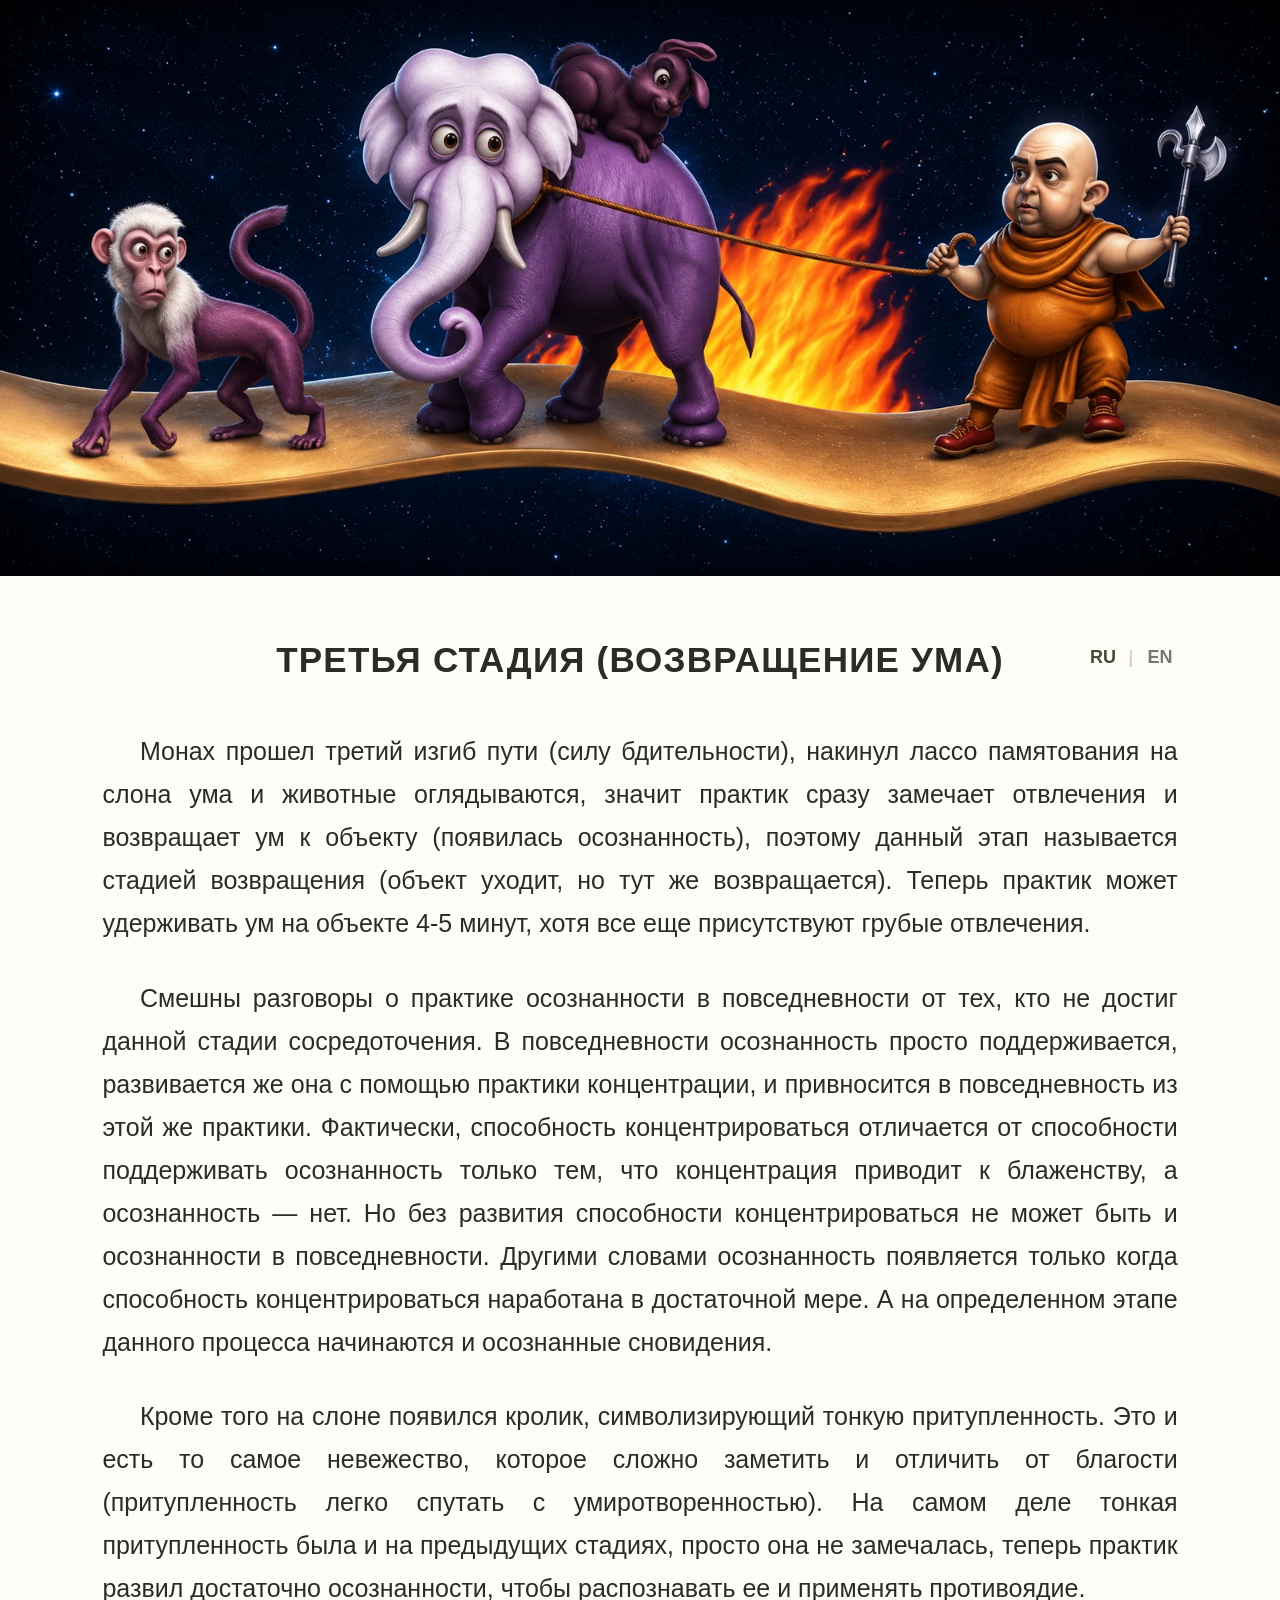
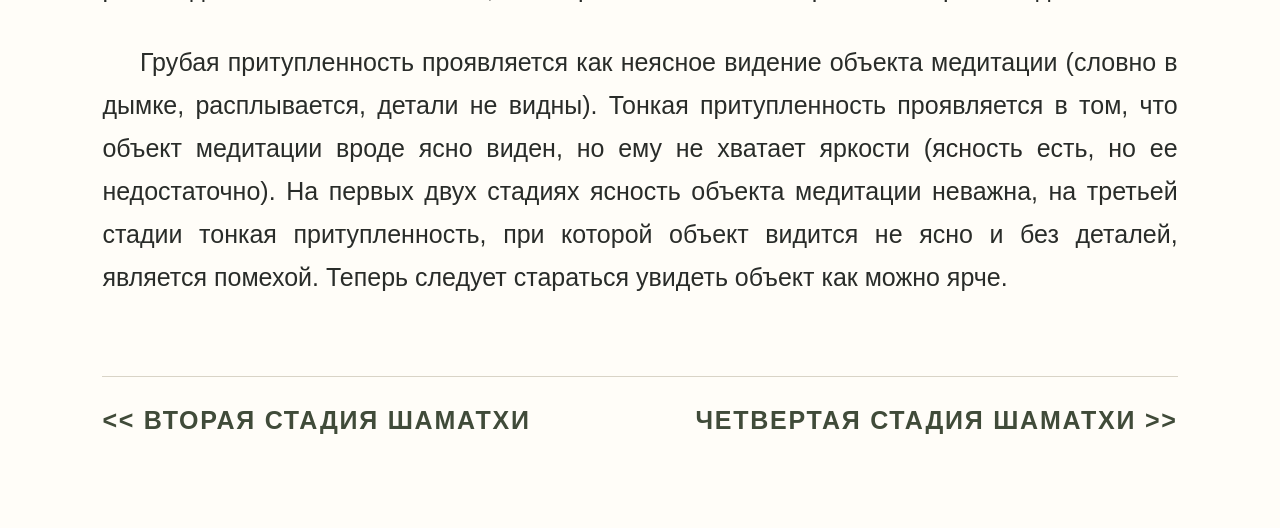
<file: stage-03.html>
<!doctype html>
<html lang="ru">
<head>
  <meta charset="utf-8">
  <meta name="viewport" content="width=device-width, initial-scale=1">
  <meta name="description" content="9 стадий Шаматхи — практическое руководство">
  <title>Третья стадия (возвращение ума)</title>
  <link rel="stylesheet" href="css/styles.css">
  <!-- Yandex.Metrika counter -->
  <script type="text/javascript">
      (function(m,e,t,r,i,k,a){
          m[i]=m[i]||function(){(m[i].a=m[i].a||[]).push(arguments)};
          m[i].l=1*new Date();
          for (var j = 0; j < document.scripts.length; j++) {if (document.scripts[j].src === r) { return; }}
          k=e.createElement(t),a=e.getElementsByTagName(t)[0],k.async=1,k.src=r,a.parentNode.insertBefore(k,a)
      })(window, document,'script','https://mc.yandex.ru/metrika/tag.js?id=110840072', 'ym');
  
      ym(110840072, 'init', {ssr:true, webvisor:true, clickmap:true, ecommerce:"dataLayer", referrer: document.referrer, url: location.href, accurateTrackBounce:true, trackLinks:true});
  </script>
  <noscript><div><img src="https://mc.yandex.ru/watch/110840072" style="position:absolute; left:-9999px;" alt="" /></div></noscript>
  <!-- /Yandex.Metrika counter -->
</head>
<body data-page="3">
  <main class="site-shell">
      <figure class="hero"><img src="img/03.webp" alt="Третья стадия (возвращение ума)"></figure>
    <div class="page-content">
      <header class="page-header">
        <span class="header-spacer" aria-hidden="true"></span>
        <h1>
          <span data-lang-content="ru">Третья стадия (возвращение ума)</span>
          <span data-lang-content="en" hidden>The Third Stage (Returning the Mind)</span>
        </h1>
        <div class="language-switcher" aria-label="Language selector">
          <button type="button" data-lang="ru" class="is-active" aria-pressed="true">RU</button>
          <span aria-hidden="true">|</span>
          <button type="button" data-lang="en" aria-pressed="false">EN</button>
        </div>
      </header>

      <article class="article" data-lang-content="ru">
          <p>Монах прошел третий изгиб пути (силу бдительности), накинул лассо памятования на слона ума и животные оглядываются, значит практик сразу замечает отвлечения и возвращает ум к объекту (появилась осознанность), поэтому данный этап называется стадией возвращения (объект уходит, но тут же возвращается). Теперь практик может удерживать ум на объекте 4-5 минут, хотя все еще присутствуют грубые отвлечения.</p>
          <p>Смешны разговоры о практике осознанности в повседневности от тех, кто не достиг данной стадии сосредоточения. В повседневности осознанность просто поддерживается, развивается же она с помощью практики концентрации, и привносится в повседневность из этой же практики. Фактически, способность концентрироваться отличается от способности поддерживать осознанность только тем, что концентрация приводит к блаженству, а осознанность — нет. Но без развития способности концентрироваться не может быть и осознанности в повседневности. Другими словами осознанность появляется только когда способность концентрироваться наработана в достаточной мере. А на определенном этапе данного процесса начинаются и осознанные сновидения.</p>
          <p>Кроме того на слоне появился кролик, символизирующий тонкую притупленность. Это и есть то самое невежество, которое сложно заметить и отличить от благости (притупленность легко спутать с умиротворенностью). На самом деле тонкая притупленность была и на предыдущих стадиях, просто она не замечалась, теперь практик развил достаточно осознанности, чтобы распознавать ее и применять противоядие.</p>
          <p>Грубая притупленность проявляется как неясное видение объекта медитации (словно в дымке, расплывается, детали не видны). Тонкая притупленность проявляется в том, что объект медитации вроде ясно виден, но ему не хватает яркости (ясность есть, но ее недостаточно). На первых двух стадиях ясность объекта медитации неважна, на третьей стадии тонкая притупленность, при которой объект видится не ясно и без деталей, является помехой. Теперь следует стараться увидеть объект как можно ярче.</p>
      </article>
      <article class="article" data-lang-content="en" hidden>
          <p>The monk has passed the third bend in the path (the power of vigilance), cast the lasso of mindfulness over the elephant of the mind, and the animals are looking back. This means that the practitioner immediately notices distractions and returns the mind to the object (awareness has arisen), which is why this stage is called the stage of returning the mind (the object is lost but immediately regained). The practitioner can now keep the mind on the object for 4-5 minutes, although gross distractions are still present.</p>
          <p>Talk of practising awareness in everyday life by those who have not reached this stage of concentration is ridiculous. In everyday life, awareness is merely maintained; it is developed through the practice of concentration and brought into everyday life from that same practice. In fact, the ability to concentrate differs from the ability to maintain awareness only in that concentration leads to bliss, while awareness does not. However, without developing the ability to concentrate, there can be no awareness in everyday life. In other words, awareness appears only when the ability to concentrate has been developed sufficiently. At a certain stage of this process, lucid dreams also begin.</p>
          <p>In addition, a rabbit has appeared on the elephant, symbolising subtle dullness. This is the very ignorance that is difficult to notice and distinguish from goodness (dullness can easily be mistaken for tranquillity). In fact, subtle dullness was also present at the previous stages, but it was simply not noticed. The practitioner has now developed enough awareness to recognise it and apply the antidote.</p>
          <p>Gross dullness manifests as an unclear perception of the meditation object (as though seen through a haze, blurred, with no visible details). Subtle dullness manifests when the meditation object appears to be clearly visible but lacks brightness (clarity is present, but it is insufficient). At the first two stages, the clarity of the meditation object is unimportant. At the third stage, subtle dullness, in which the object is not seen clearly or in detail, becomes an obstacle. The practitioner should now try to see the object as vividly as possible.</p>
      </article>


      <nav class="page-nav" data-lang-content="ru" aria-label="Навигация по стадиям">
            <a class="nav-prev" rel="prev" href="stage-02.html">&lt;&lt; ВТОРАЯ СТАДИЯ ШАМАТХИ</a>
            <a class="nav-next" rel="next" href="stage-04.html">ЧЕТВЕРТАЯ СТАДИЯ ШАМАТХИ &gt;&gt;</a>
      </nav>
      <nav class="page-nav" data-lang-content="en" aria-label="Stage navigation" hidden>
            <a class="nav-prev" rel="prev" href="stage-02.html">&lt;&lt; SECOND STAGE OF SHAMATHA</a>
            <a class="nav-next" rel="next" href="stage-04.html">FOURTH STAGE OF SHAMATHA &gt;&gt;</a>
      </nav>
    </div>
  </main>
  <script src="js/jquery-3.7.1.min.js"></script>
  <script src="js/site.js"></script>
</body>
</html>
</file>
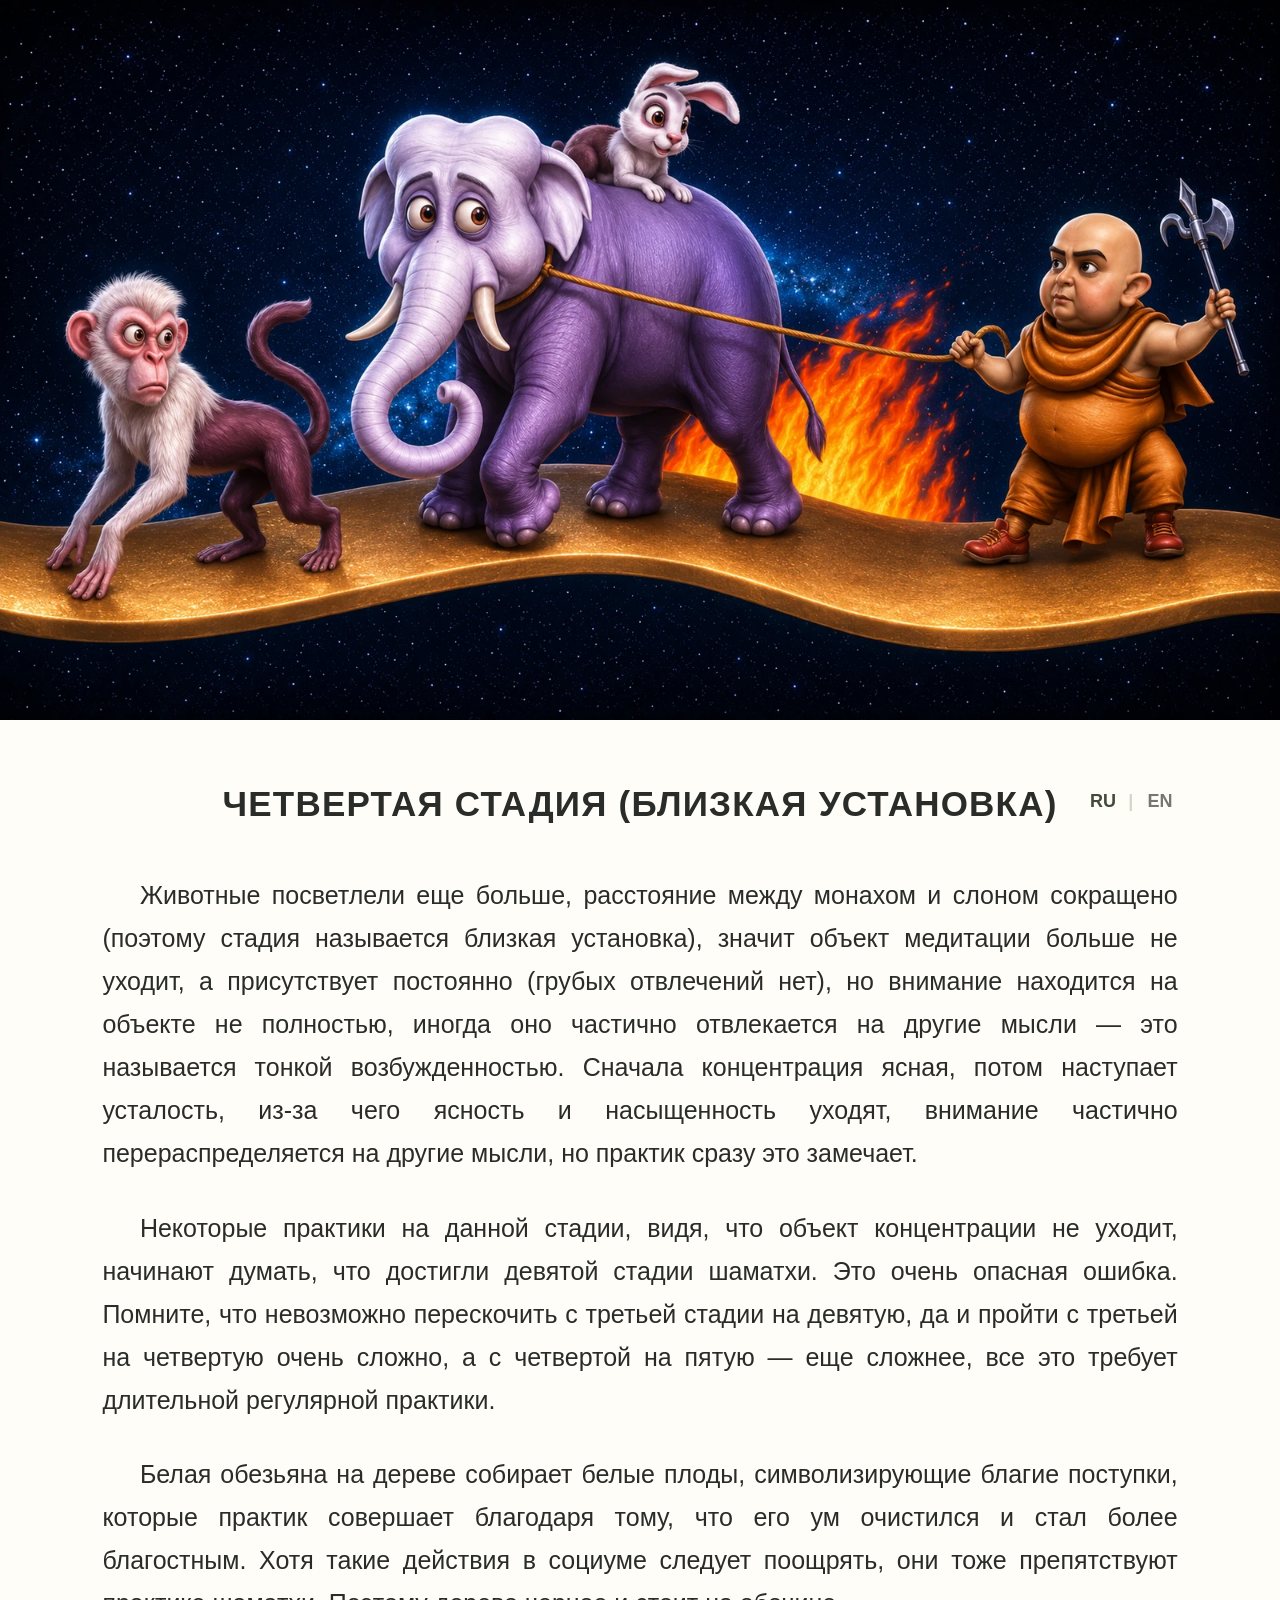
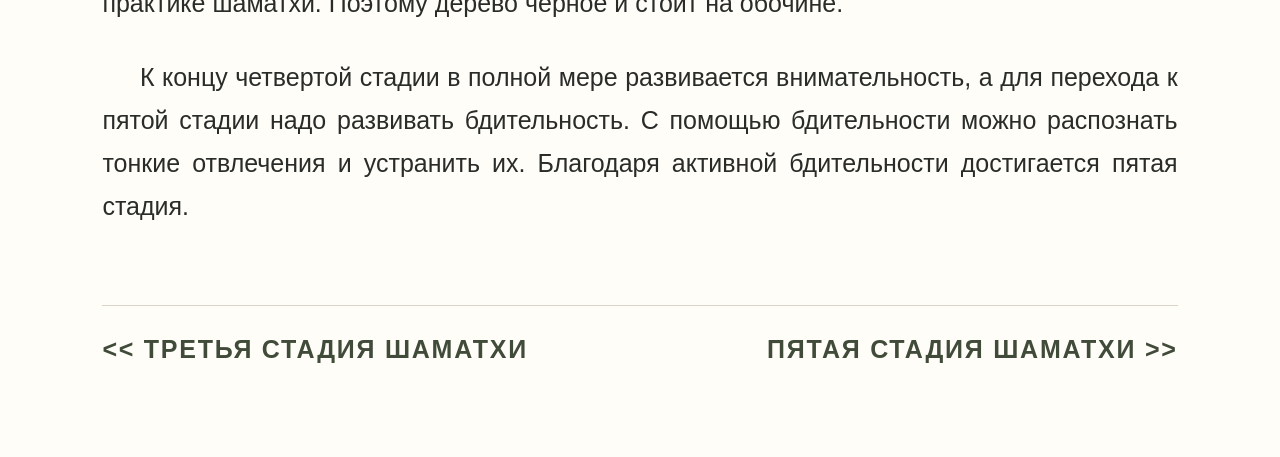
<file: stage-04.html>
<!doctype html>
<html lang="ru">
<head>
  <meta charset="utf-8">
  <meta name="viewport" content="width=device-width, initial-scale=1">
  <meta name="description" content="9 стадий Шаматхи — практическое руководство">
  <title>Четвертая стадия (близкая установка)</title>
  <link rel="stylesheet" href="css/styles.css">
  <!-- Yandex.Metrika counter -->
  <script type="text/javascript">
      (function(m,e,t,r,i,k,a){
          m[i]=m[i]||function(){(m[i].a=m[i].a||[]).push(arguments)};
          m[i].l=1*new Date();
          for (var j = 0; j < document.scripts.length; j++) {if (document.scripts[j].src === r) { return; }}
          k=e.createElement(t),a=e.getElementsByTagName(t)[0],k.async=1,k.src=r,a.parentNode.insertBefore(k,a)
      })(window, document,'script','https://mc.yandex.ru/metrika/tag.js?id=110840072', 'ym');
  
      ym(110840072, 'init', {ssr:true, webvisor:true, clickmap:true, ecommerce:"dataLayer", referrer: document.referrer, url: location.href, accurateTrackBounce:true, trackLinks:true});
  </script>
  <noscript><div><img src="https://mc.yandex.ru/watch/110840072" style="position:absolute; left:-9999px;" alt="" /></div></noscript>
  <!-- /Yandex.Metrika counter -->
</head>
<body data-page="4">
  <main class="site-shell">
      <figure class="hero"><img src="img/04.webp" alt="Четвертая стадия (близкая установка)"></figure>
    <div class="page-content">
      <header class="page-header">
        <span class="header-spacer" aria-hidden="true"></span>
        <h1>
          <span data-lang-content="ru">Четвертая стадия (близкая установка)</span>
          <span data-lang-content="en" hidden>The Fourth Stage (Close Placement)</span>
        </h1>
        <div class="language-switcher" aria-label="Language selector">
          <button type="button" data-lang="ru" class="is-active" aria-pressed="true">RU</button>
          <span aria-hidden="true">|</span>
          <button type="button" data-lang="en" aria-pressed="false">EN</button>
        </div>
      </header>

      <article class="article" data-lang-content="ru">
          <p>Животные посветлели еще больше, расстояние между монахом и слоном сокращено (поэтому стадия называется близкая установка), значит объект медитации больше не уходит, а присутствует постоянно (грубых отвлечений нет), но внимание находится на объекте не полностью, иногда оно частично отвлекается на другие мысли — это называется тонкой возбужденностью. Сначала концентрация ясная, потом наступает усталость, из-за чего ясность и насыщенность уходят, внимание частично перераспределяется на другие мысли, но практик сразу это замечает.</p>
          <p>Некоторые практики на данной стадии, видя, что объект концентрации не уходит, начинают думать, что достигли девятой стадии шаматхи. Это очень опасная ошибка. Помните, что невозможно перескочить с третьей стадии на девятую, да и пройти с третьей на четвертую очень сложно, а с четвертой на пятую — еще сложнее, все это требует длительной регулярной практики.</p>
          <p>Белая обезьяна на дереве собирает белые плоды, символизирующие благие поступки, которые практик совершает благодаря тому, что его ум очистился и стал более благостным. Хотя такие действия в социуме следует поощрять, они тоже препятствуют практике шаматхи. Поэтому дерево черное и стоит на обочине.</p>
          <p>К концу четвертой стадии в полной мере развивается внимательность, а для перехода к пятой стадии надо развивать бдительность. С помощью бдительности можно распознать тонкие отвлечения и устранить их. Благодаря активной бдительности достигается пятая стадия.</p>
      </article>
      <article class="article" data-lang-content="en" hidden>
          <p>The animals have become even lighter, and the distance between the monk and the elephant has shortened (which is why this stage is called close placement). This means that the object of meditation no longer disappears but remains continuously present (there are no gross distractions). However, attention is not fully fixed on the object and is sometimes partially diverted to other thoughts — this is called subtle agitation. At first, concentration is clear, but then fatigue sets in, causing clarity and vividness to fade. Attention becomes partially redistributed towards other thoughts, but the practitioner notices this immediately.</p>
          <p>Some practitioners at this stage, seeing that the object of concentration no longer disappears, begin to think that they have reached the ninth stage of shamatha. This is a very dangerous mistake. Remember that it is impossible to jump from the third stage to the ninth. Even progressing from the third stage to the fourth is very difficult, and progressing from the fourth to the fifth is even more difficult. All of this requires prolonged and regular practice.</p>
          <p>The white monkey in the tree is gathering white fruit, symbolising the virtuous actions that the practitioner performs because their mind has become purified and more wholesome. Although such actions should be encouraged in society, they also hinder the practice of shamatha. This is why the tree is black and stands by the side of the path.</p>
          <p>By the end of the fourth stage, mindfulness is fully developed, while vigilance must be developed in order to progress to the fifth stage. Vigilance makes it possible to recognise subtle distractions and eliminate them. The fifth stage is attained through active vigilance.</p>
      </article>


      <nav class="page-nav" data-lang-content="ru" aria-label="Навигация по стадиям">
            <a class="nav-prev" rel="prev" href="stage-03.html">&lt;&lt; ТРЕТЬЯ СТАДИЯ ШАМАТХИ</a>
            <a class="nav-next" rel="next" href="stage-05.html">ПЯТАЯ СТАДИЯ ШАМАТХИ &gt;&gt;</a>
      </nav>
      <nav class="page-nav" data-lang-content="en" aria-label="Stage navigation" hidden>
            <a class="nav-prev" rel="prev" href="stage-03.html">&lt;&lt; THIRD STAGE OF SHAMATHA</a>
            <a class="nav-next" rel="next" href="stage-05.html">FIFTH STAGE OF SHAMATHA &gt;&gt;</a>
      </nav>
    </div>
  </main>
  <script src="js/jquery-3.7.1.min.js"></script>
  <script src="js/site.js"></script>
</body>
</html>
</file>
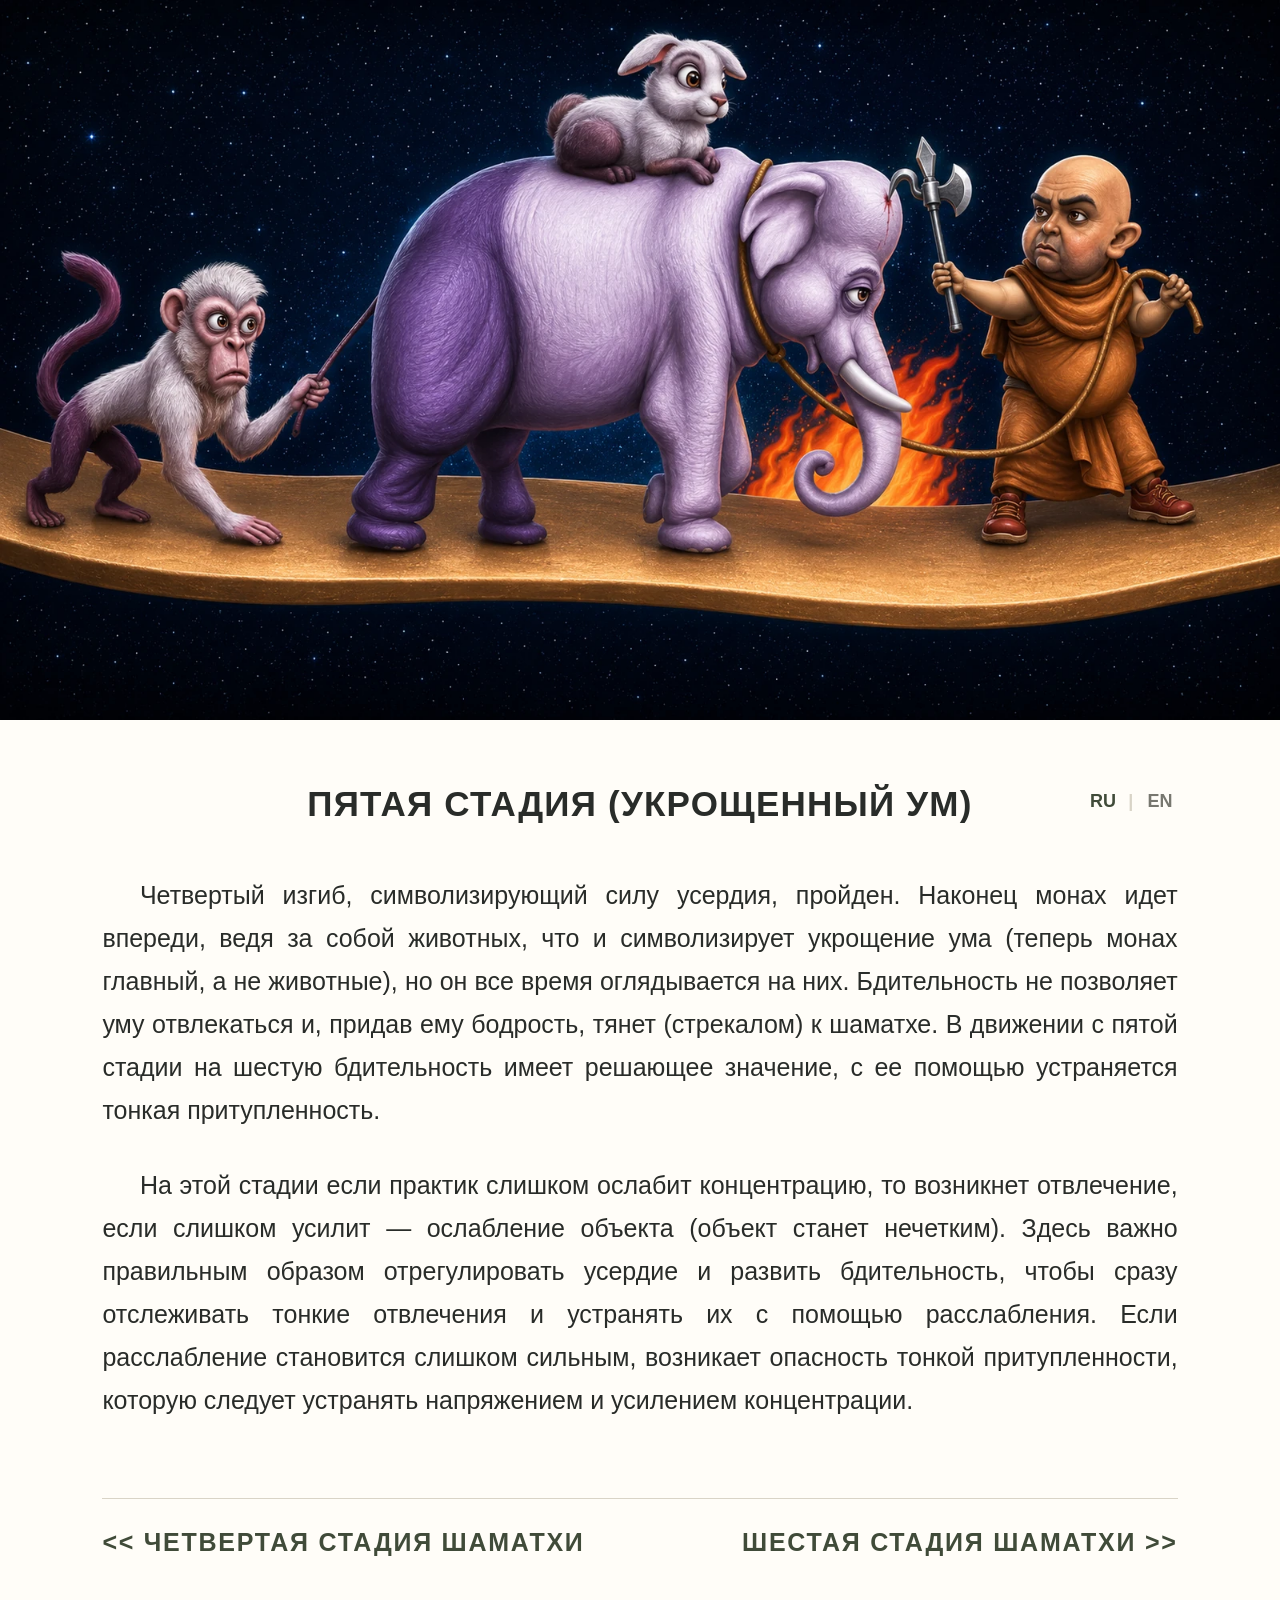
<file: stage-05.html>
<!doctype html>
<html lang="ru">
<head>
  <meta charset="utf-8">
  <meta name="viewport" content="width=device-width, initial-scale=1">
  <meta name="description" content="9 стадий Шаматхи — практическое руководство">
  <title>Пятая стадия (укрощенный ум)</title>
  <link rel="stylesheet" href="css/styles.css">
  <!-- Yandex.Metrika counter -->
  <script type="text/javascript">
      (function(m,e,t,r,i,k,a){
          m[i]=m[i]||function(){(m[i].a=m[i].a||[]).push(arguments)};
          m[i].l=1*new Date();
          for (var j = 0; j < document.scripts.length; j++) {if (document.scripts[j].src === r) { return; }}
          k=e.createElement(t),a=e.getElementsByTagName(t)[0],k.async=1,k.src=r,a.parentNode.insertBefore(k,a)
      })(window, document,'script','https://mc.yandex.ru/metrika/tag.js?id=110840072', 'ym');
  
      ym(110840072, 'init', {ssr:true, webvisor:true, clickmap:true, ecommerce:"dataLayer", referrer: document.referrer, url: location.href, accurateTrackBounce:true, trackLinks:true});
  </script>
  <noscript><div><img src="https://mc.yandex.ru/watch/110840072" style="position:absolute; left:-9999px;" alt="" /></div></noscript>
  <!-- /Yandex.Metrika counter -->
</head>
<body data-page="5">
  <main class="site-shell">
      <figure class="hero"><img src="img/05.webp" alt="Пятая стадия (укрощенный ум)"></figure>
    <div class="page-content">
      <header class="page-header">
        <span class="header-spacer" aria-hidden="true"></span>
        <h1>
          <span data-lang-content="ru">Пятая стадия (укрощенный ум)</span>
          <span data-lang-content="en" hidden>The Fifth Stage (The Tamed Mind)</span>
        </h1>
        <div class="language-switcher" aria-label="Language selector">
          <button type="button" data-lang="ru" class="is-active" aria-pressed="true">RU</button>
          <span aria-hidden="true">|</span>
          <button type="button" data-lang="en" aria-pressed="false">EN</button>
        </div>
      </header>

      <article class="article" data-lang-content="ru">
          <p>Четвертый изгиб, символизирующий силу усердия, пройден. Наконец монах идет впереди, ведя за собой животных, что и символизирует укрощение ума (теперь монах главный, а не животные), но он все время оглядывается на них. Бдительность не позволяет уму отвлекаться и, придав ему бодрость, тянет (стрекалом) к шаматхе. В движении с пятой стадии на шестую бдительность имеет решающее значение, с ее помощью устраняется тонкая притупленность. </p>
          <p>На этой стадии если практик слишком ослабит концентрацию, то возникнет отвлечение, если слишком усилит — ослабление объекта (объект станет нечетким). Здесь важно правильным образом отрегулировать усердие и развить бдительность, чтобы сразу отслеживать тонкие отвлечения и устранять их с помощью расслабления. Если расслабление становится слишком сильным, возникает опасность тонкой притупленности, которую следует устранять напряжением и усилением концентрации.</p>
      </article>
      <article class="article" data-lang-content="en" hidden>
          <p>The fourth bend, symbolising the power of diligence, has been passed. At last, the monk walks ahead, leading the animals behind him, which symbolises the taming of the mind (the monk is now in control, not the animals), although he constantly looks back at them. Vigilance prevents the mind from becoming distracted and, by making it alert, draws it towards shamatha with the goad. In progressing from the fifth stage to the sixth, vigilance is crucial, as it is used to eliminate subtle dullness.</p>
          <p>At this stage, if the practitioner relaxes concentration too much, distraction will arise; if they intensify it too much, the object will weaken and become unclear. It is important here to regulate diligence correctly and develop vigilance in order to notice subtle distractions immediately and eliminate them through relaxation. If relaxation becomes too strong, there is a danger of subtle dullness, which should be eliminated through tension and increased concentration.</p>
      </article>


      <nav class="page-nav" data-lang-content="ru" aria-label="Навигация по стадиям">
            <a class="nav-prev" rel="prev" href="stage-04.html">&lt;&lt; ЧЕТВЕРТАЯ СТАДИЯ ШАМАТХИ</a>
            <a class="nav-next" rel="next" href="stage-06.html">ШЕСТАЯ СТАДИЯ ШАМАТХИ &gt;&gt;</a>
      </nav>
      <nav class="page-nav" data-lang-content="en" aria-label="Stage navigation" hidden>
            <a class="nav-prev" rel="prev" href="stage-04.html">&lt;&lt; FOURTH STAGE OF SHAMATHA</a>
            <a class="nav-next" rel="next" href="stage-06.html">SIXTH STAGE OF SHAMATHA &gt;&gt;</a>
      </nav>
    </div>
  </main>
  <script src="js/jquery-3.7.1.min.js"></script>
  <script src="js/site.js"></script>
</body>
</html>
</file>
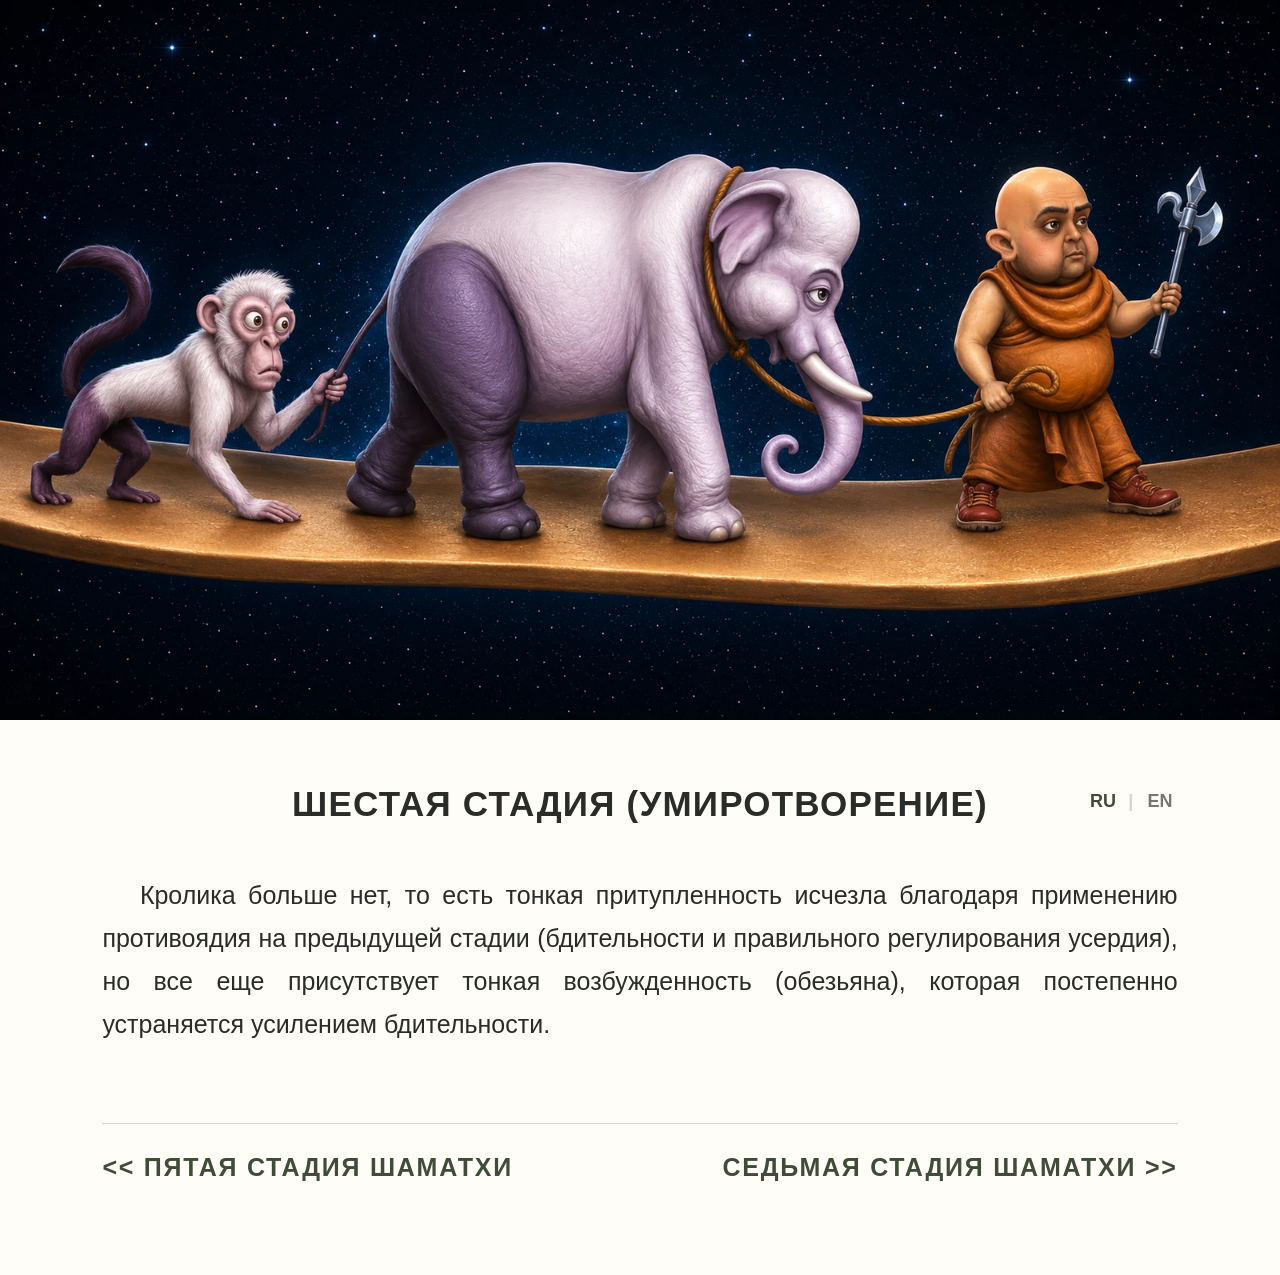
<file: stage-06.html>
<!doctype html>
<html lang="ru">
<head>
  <meta charset="utf-8">
  <meta name="viewport" content="width=device-width, initial-scale=1">
  <meta name="description" content="9 стадий Шаматхи — практическое руководство">
  <title>Шестая стадия (умиротворение)</title>
  <link rel="stylesheet" href="css/styles.css">
  <!-- Yandex.Metrika counter -->
  <script type="text/javascript">
      (function(m,e,t,r,i,k,a){
          m[i]=m[i]||function(){(m[i].a=m[i].a||[]).push(arguments)};
          m[i].l=1*new Date();
          for (var j = 0; j < document.scripts.length; j++) {if (document.scripts[j].src === r) { return; }}
          k=e.createElement(t),a=e.getElementsByTagName(t)[0],k.async=1,k.src=r,a.parentNode.insertBefore(k,a)
      })(window, document,'script','https://mc.yandex.ru/metrika/tag.js?id=110840072', 'ym');
  
      ym(110840072, 'init', {ssr:true, webvisor:true, clickmap:true, ecommerce:"dataLayer", referrer: document.referrer, url: location.href, accurateTrackBounce:true, trackLinks:true});
  </script>
  <noscript><div><img src="https://mc.yandex.ru/watch/110840072" style="position:absolute; left:-9999px;" alt="" /></div></noscript>
  <!-- /Yandex.Metrika counter -->
</head>
<body data-page="6">
  <main class="site-shell">
      <figure class="hero"><img src="img/06.webp" alt="Шестая стадия (умиротворение)"></figure>
    <div class="page-content">
      <header class="page-header">
        <span class="header-spacer" aria-hidden="true"></span>
        <h1>
          <span data-lang-content="ru">Шестая стадия (умиротворение)</span>
          <span data-lang-content="en" hidden>The Sixth Stage (Pacification)</span>
        </h1>
        <div class="language-switcher" aria-label="Language selector">
          <button type="button" data-lang="ru" class="is-active" aria-pressed="true">RU</button>
          <span aria-hidden="true">|</span>
          <button type="button" data-lang="en" aria-pressed="false">EN</button>
        </div>
      </header>

      <article class="article" data-lang-content="ru">
          <p>Кролика больше нет, то есть тонкая притупленность исчезла благодаря применению противоядия на предыдущей стадии (бдительности и правильного регулирования усердия), но все еще присутствует тонкая возбужденность (обезьяна), которая постепенно устраняется усилением бдительности. </p>
      </article>
      <article class="article" data-lang-content="en" hidden>
          <p>The rabbit is no longer present, meaning that subtle dullness has disappeared through the application of the antidotes at the previous stage (vigilance and the proper regulation of diligence), but subtle agitation (the monkey) is still present and is gradually eliminated by strengthening vigilance.</p>
      </article>


      <nav class="page-nav" data-lang-content="ru" aria-label="Навигация по стадиям">
            <a class="nav-prev" rel="prev" href="stage-05.html">&lt;&lt; ПЯТАЯ СТАДИЯ ШАМАТХИ</a>
            <a class="nav-next" rel="next" href="stage-07.html">СЕДЬМАЯ СТАДИЯ ШАМАТХИ &gt;&gt;</a>
      </nav>
      <nav class="page-nav" data-lang-content="en" aria-label="Stage navigation" hidden>
            <a class="nav-prev" rel="prev" href="stage-05.html">&lt;&lt; FIFTH STAGE OF SHAMATHA</a>
            <a class="nav-next" rel="next" href="stage-07.html">SEVENTH STAGE OF SHAMATHA &gt;&gt;</a>
      </nav>
    </div>
  </main>
  <script src="js/jquery-3.7.1.min.js"></script>
  <script src="js/site.js"></script>
</body>
</html>
</file>
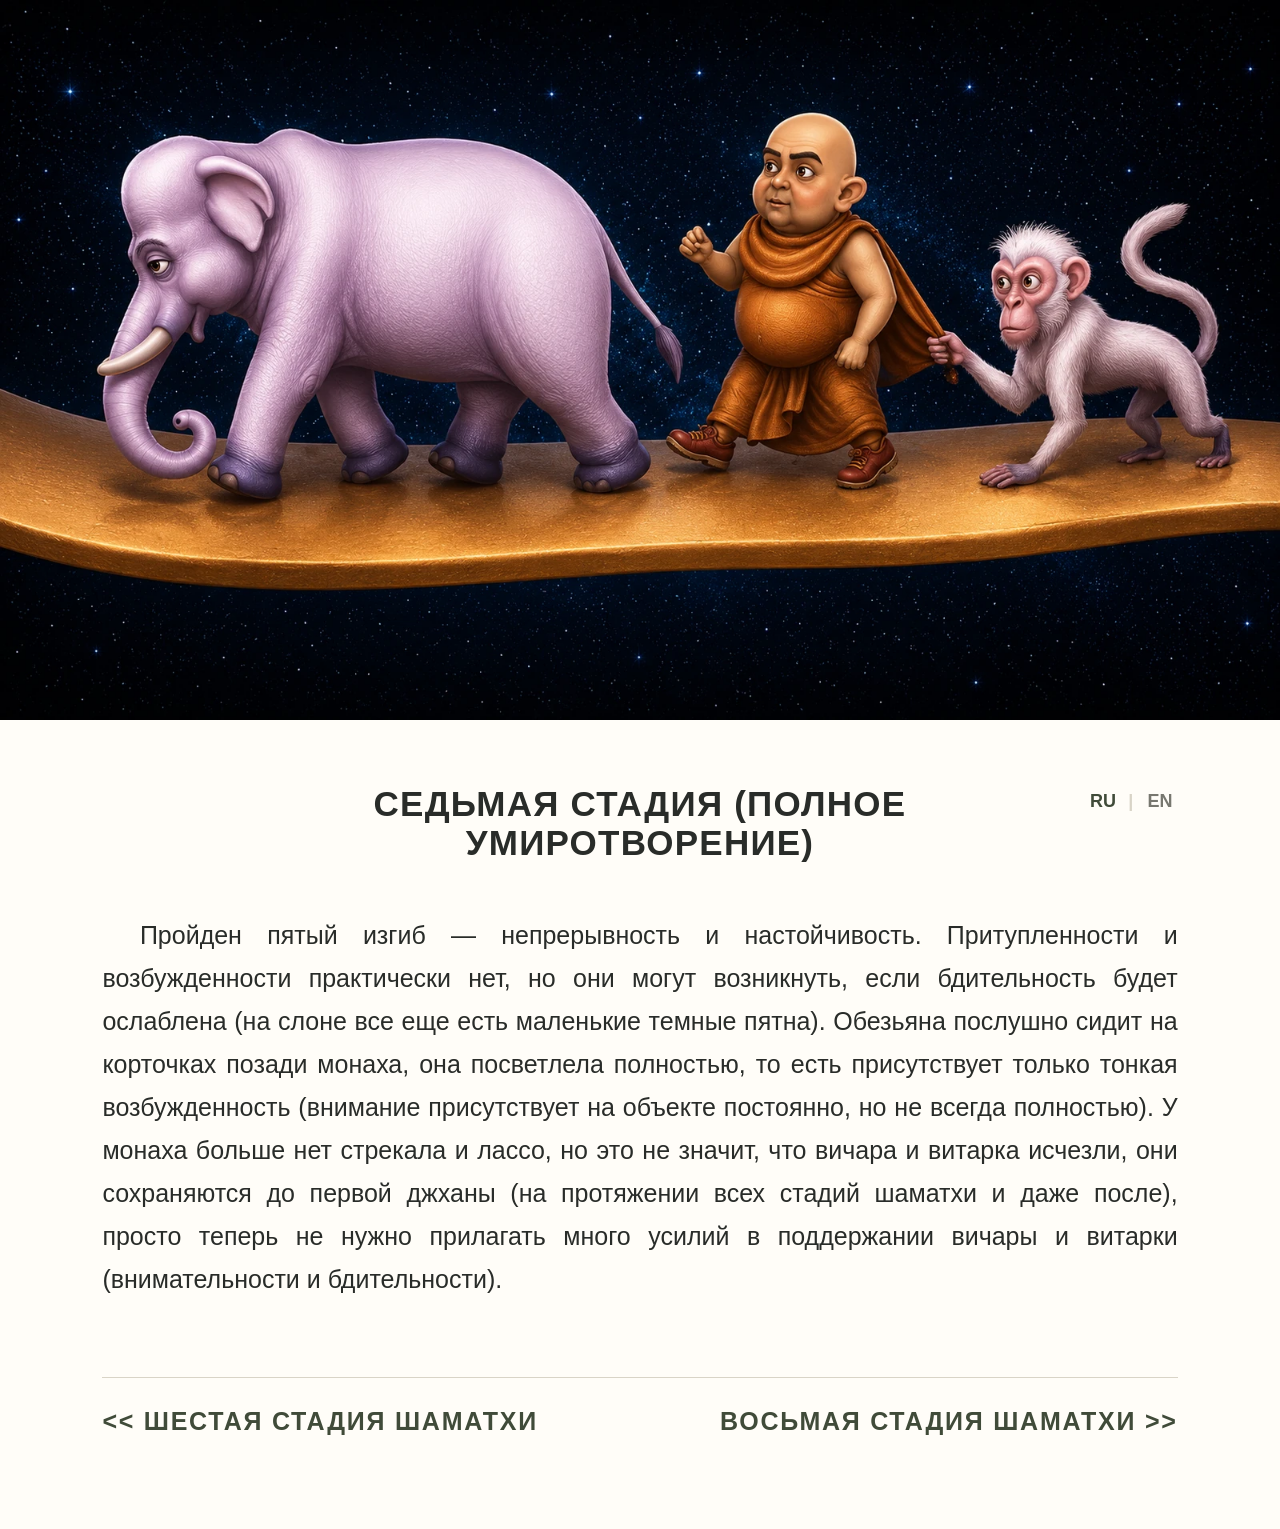
<file: stage-07.html>
<!doctype html>
<html lang="ru">
<head>
  <meta charset="utf-8">
  <meta name="viewport" content="width=device-width, initial-scale=1">
  <meta name="description" content="9 стадий Шаматхи — практическое руководство">
  <title>Седьмая стадия (полное умиротворение)</title>
  <link rel="stylesheet" href="css/styles.css">
  <!-- Yandex.Metrika counter -->
  <script type="text/javascript">
      (function(m,e,t,r,i,k,a){
          m[i]=m[i]||function(){(m[i].a=m[i].a||[]).push(arguments)};
          m[i].l=1*new Date();
          for (var j = 0; j < document.scripts.length; j++) {if (document.scripts[j].src === r) { return; }}
          k=e.createElement(t),a=e.getElementsByTagName(t)[0],k.async=1,k.src=r,a.parentNode.insertBefore(k,a)
      })(window, document,'script','https://mc.yandex.ru/metrika/tag.js?id=110840072', 'ym');
  
      ym(110840072, 'init', {ssr:true, webvisor:true, clickmap:true, ecommerce:"dataLayer", referrer: document.referrer, url: location.href, accurateTrackBounce:true, trackLinks:true});
  </script>
  <noscript><div><img src="https://mc.yandex.ru/watch/110840072" style="position:absolute; left:-9999px;" alt="" /></div></noscript>
  <!-- /Yandex.Metrika counter -->
</head>
<body data-page="7">
  <main class="site-shell">
      <figure class="hero"><img src="img/07.webp" alt="Седьмая стадия (полное умиротворение)"></figure>
    <div class="page-content">
      <header class="page-header">
        <span class="header-spacer" aria-hidden="true"></span>
        <h1>
          <span data-lang-content="ru">Седьмая стадия (полное умиротворение)</span>
          <span data-lang-content="en" hidden>The Seventh Stage (Complete Pacification)</span>
        </h1>
        <div class="language-switcher" aria-label="Language selector">
          <button type="button" data-lang="ru" class="is-active" aria-pressed="true">RU</button>
          <span aria-hidden="true">|</span>
          <button type="button" data-lang="en" aria-pressed="false">EN</button>
        </div>
      </header>

      <article class="article" data-lang-content="ru">
          <p>Пройден пятый изгиб — непрерывность и настойчивость. Притупленности и возбужденности практически нет, но они могут возникнуть, если бдительность будет ослаблена (на слоне все еще есть маленькие темные пятна). Обезьяна послушно сидит на корточках позади монаха, она посветлела полностью, то есть присутствует только тонкая возбужденность (внимание присутствует на объекте постоянно, но не всегда полностью). У монаха больше нет стрекала и лассо, но это не значит, что вичара и витарка исчезли, они сохраняются до первой джханы (на протяжении всех стадий шаматхи и даже после), просто теперь не нужно прилагать много усилий в поддержании вичары и витарки (внимательности и бдительности).</p>
      </article>
      <article class="article" data-lang-content="en" hidden>
          <p>The fifth bend has been passed — continuity and persistence. Dullness and agitation are almost entirely absent, but they may arise if vigilance is weakened (there are still small dark patches on the elephant). The monkey sits obediently behind the monk. It has become completely white, meaning that only subtle agitation remains (attention remains continuously on the object, but is not always fully focused on it). The monk no longer has the goad or the lasso, but this does not mean that vichara and vitarka have disappeared. They remain until the first jhana (throughout all the stages of shamatha and even afterward); it is simply no longer necessary to make much effort to maintain vichara and vitarka (mindfulness and vigilance).</p>
      </article>


      <nav class="page-nav" data-lang-content="ru" aria-label="Навигация по стадиям">
            <a class="nav-prev" rel="prev" href="stage-06.html">&lt;&lt; ШЕСТАЯ СТАДИЯ ШАМАТХИ</a>
            <a class="nav-next" rel="next" href="stage-08.html">ВОСЬМАЯ СТАДИЯ ШАМАТХИ &gt;&gt;</a>
      </nav>
      <nav class="page-nav" data-lang-content="en" aria-label="Stage navigation" hidden>
            <a class="nav-prev" rel="prev" href="stage-06.html">&lt;&lt; SIXTH STAGE OF SHAMATHA</a>
            <a class="nav-next" rel="next" href="stage-08.html">EIGHTH STAGE OF SHAMATHA &gt;&gt;</a>
      </nav>
    </div>
  </main>
  <script src="js/jquery-3.7.1.min.js"></script>
  <script src="js/site.js"></script>
</body>
</html>
</file>
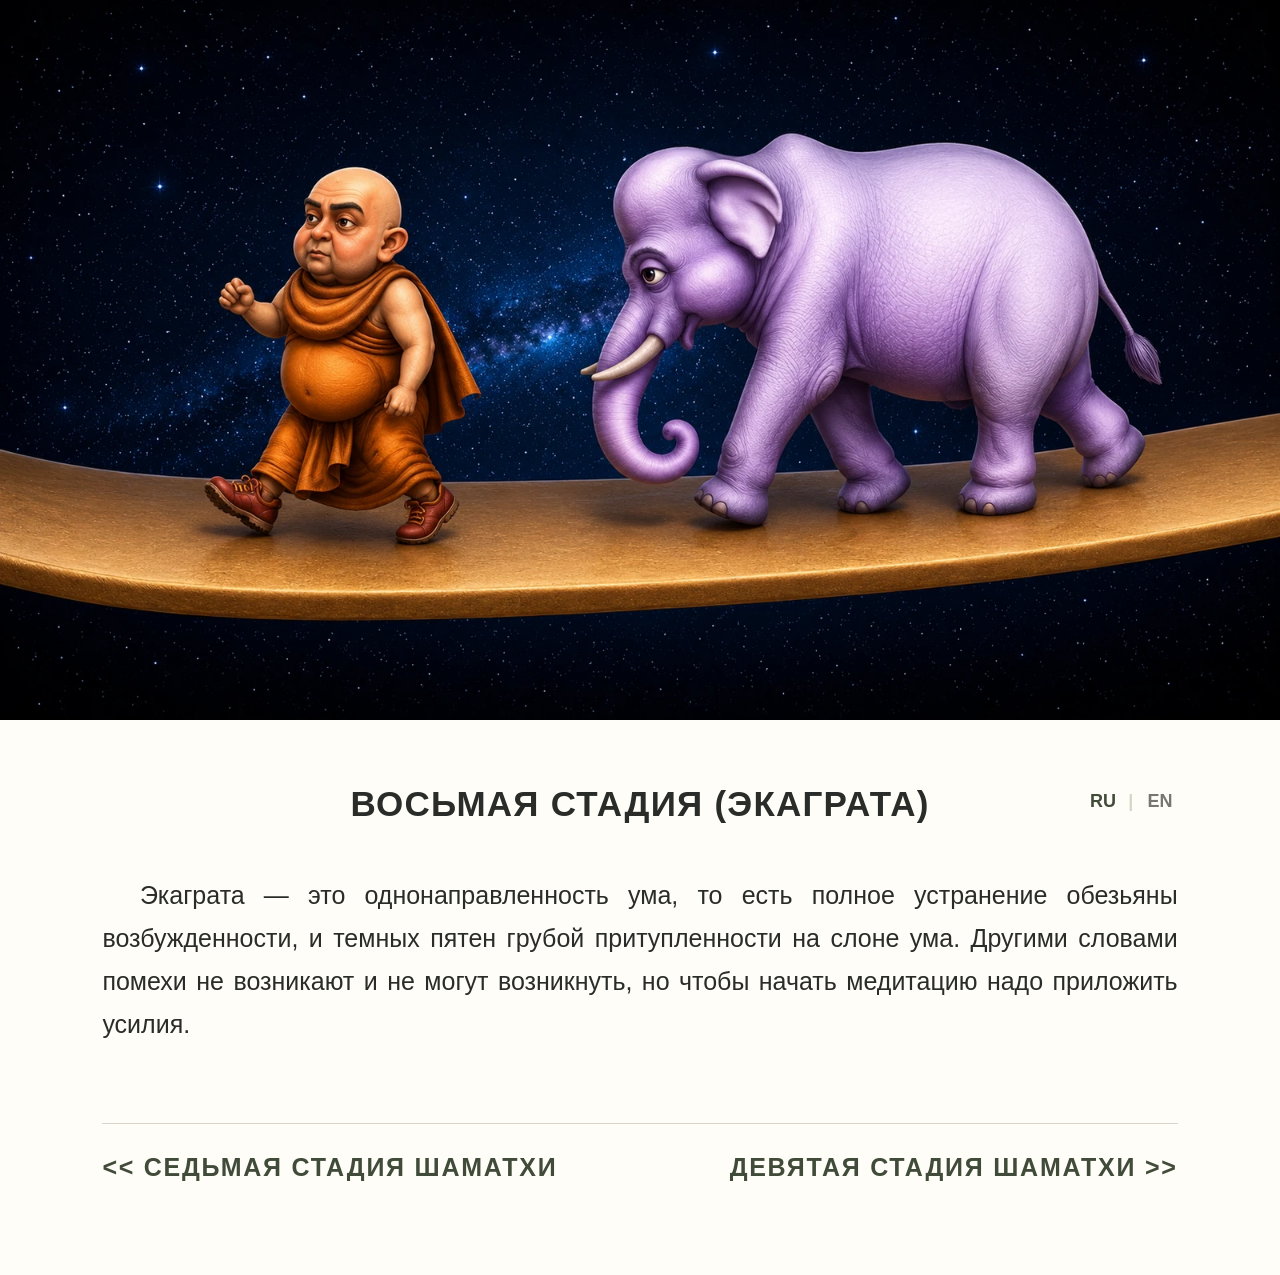
<file: stage-08.html>
<!doctype html>
<html lang="ru">
<head>
  <meta charset="utf-8">
  <meta name="viewport" content="width=device-width, initial-scale=1">
  <meta name="description" content="9 стадий Шаматхи — практическое руководство">
  <title>Восьмая стадия (экаграта)</title>
  <link rel="stylesheet" href="css/styles.css">
  <!-- Yandex.Metrika counter -->
  <script type="text/javascript">
      (function(m,e,t,r,i,k,a){
          m[i]=m[i]||function(){(m[i].a=m[i].a||[]).push(arguments)};
          m[i].l=1*new Date();
          for (var j = 0; j < document.scripts.length; j++) {if (document.scripts[j].src === r) { return; }}
          k=e.createElement(t),a=e.getElementsByTagName(t)[0],k.async=1,k.src=r,a.parentNode.insertBefore(k,a)
      })(window, document,'script','https://mc.yandex.ru/metrika/tag.js?id=110840072', 'ym');
  
      ym(110840072, 'init', {ssr:true, webvisor:true, clickmap:true, ecommerce:"dataLayer", referrer: document.referrer, url: location.href, accurateTrackBounce:true, trackLinks:true});
  </script>
  <noscript><div><img src="https://mc.yandex.ru/watch/110840072" style="position:absolute; left:-9999px;" alt="" /></div></noscript>
  <!-- /Yandex.Metrika counter -->
</head>
<body data-page="8">
  <main class="site-shell">
      <figure class="hero"><img src="img/08.webp" alt="Восьмая стадия (экаграта)"></figure>
    <div class="page-content">
      <header class="page-header">
        <span class="header-spacer" aria-hidden="true"></span>
        <h1>
          <span data-lang-content="ru">Восьмая стадия (экаграта)</span>
          <span data-lang-content="en" hidden>The Eighth Stage (Ekagrata)</span>
        </h1>
        <div class="language-switcher" aria-label="Language selector">
          <button type="button" data-lang="ru" class="is-active" aria-pressed="true">RU</button>
          <span aria-hidden="true">|</span>
          <button type="button" data-lang="en" aria-pressed="false">EN</button>
        </div>
      </header>

      <article class="article" data-lang-content="ru">
          <p>Экаграта — это однонаправленность ума, то есть полное устранение обезьяны возбужденности, и темных пятен грубой притупленности на слоне ума. Другими словами помехи не возникают и не могут возникнуть, но чтобы начать медитацию надо приложить усилия.</p>
      </article>
      <article class="article" data-lang-content="en" hidden>
          <p>Ekagrata is one-pointedness of mind, meaning the complete elimination of the monkey of agitation and the dark patches of gross dullness on the elephant of the mind. In other words, obstacles do not arise and cannot arise, but effort is still required to begin meditation.</p>
      </article>


      <nav class="page-nav" data-lang-content="ru" aria-label="Навигация по стадиям">
            <a class="nav-prev" rel="prev" href="stage-07.html">&lt;&lt; СЕДЬМАЯ СТАДИЯ ШАМАТХИ</a>
            <a class="nav-next" rel="next" href="stage-09.html">ДЕВЯТАЯ СТАДИЯ ШАМАТХИ &gt;&gt;</a>
      </nav>
      <nav class="page-nav" data-lang-content="en" aria-label="Stage navigation" hidden>
            <a class="nav-prev" rel="prev" href="stage-07.html">&lt;&lt; SEVENTH STAGE OF SHAMATHA</a>
            <a class="nav-next" rel="next" href="stage-09.html">NINTH STAGE OF SHAMATHA &gt;&gt;</a>
      </nav>
    </div>
  </main>
  <script src="js/jquery-3.7.1.min.js"></script>
  <script src="js/site.js"></script>
</body>
</html>
</file>
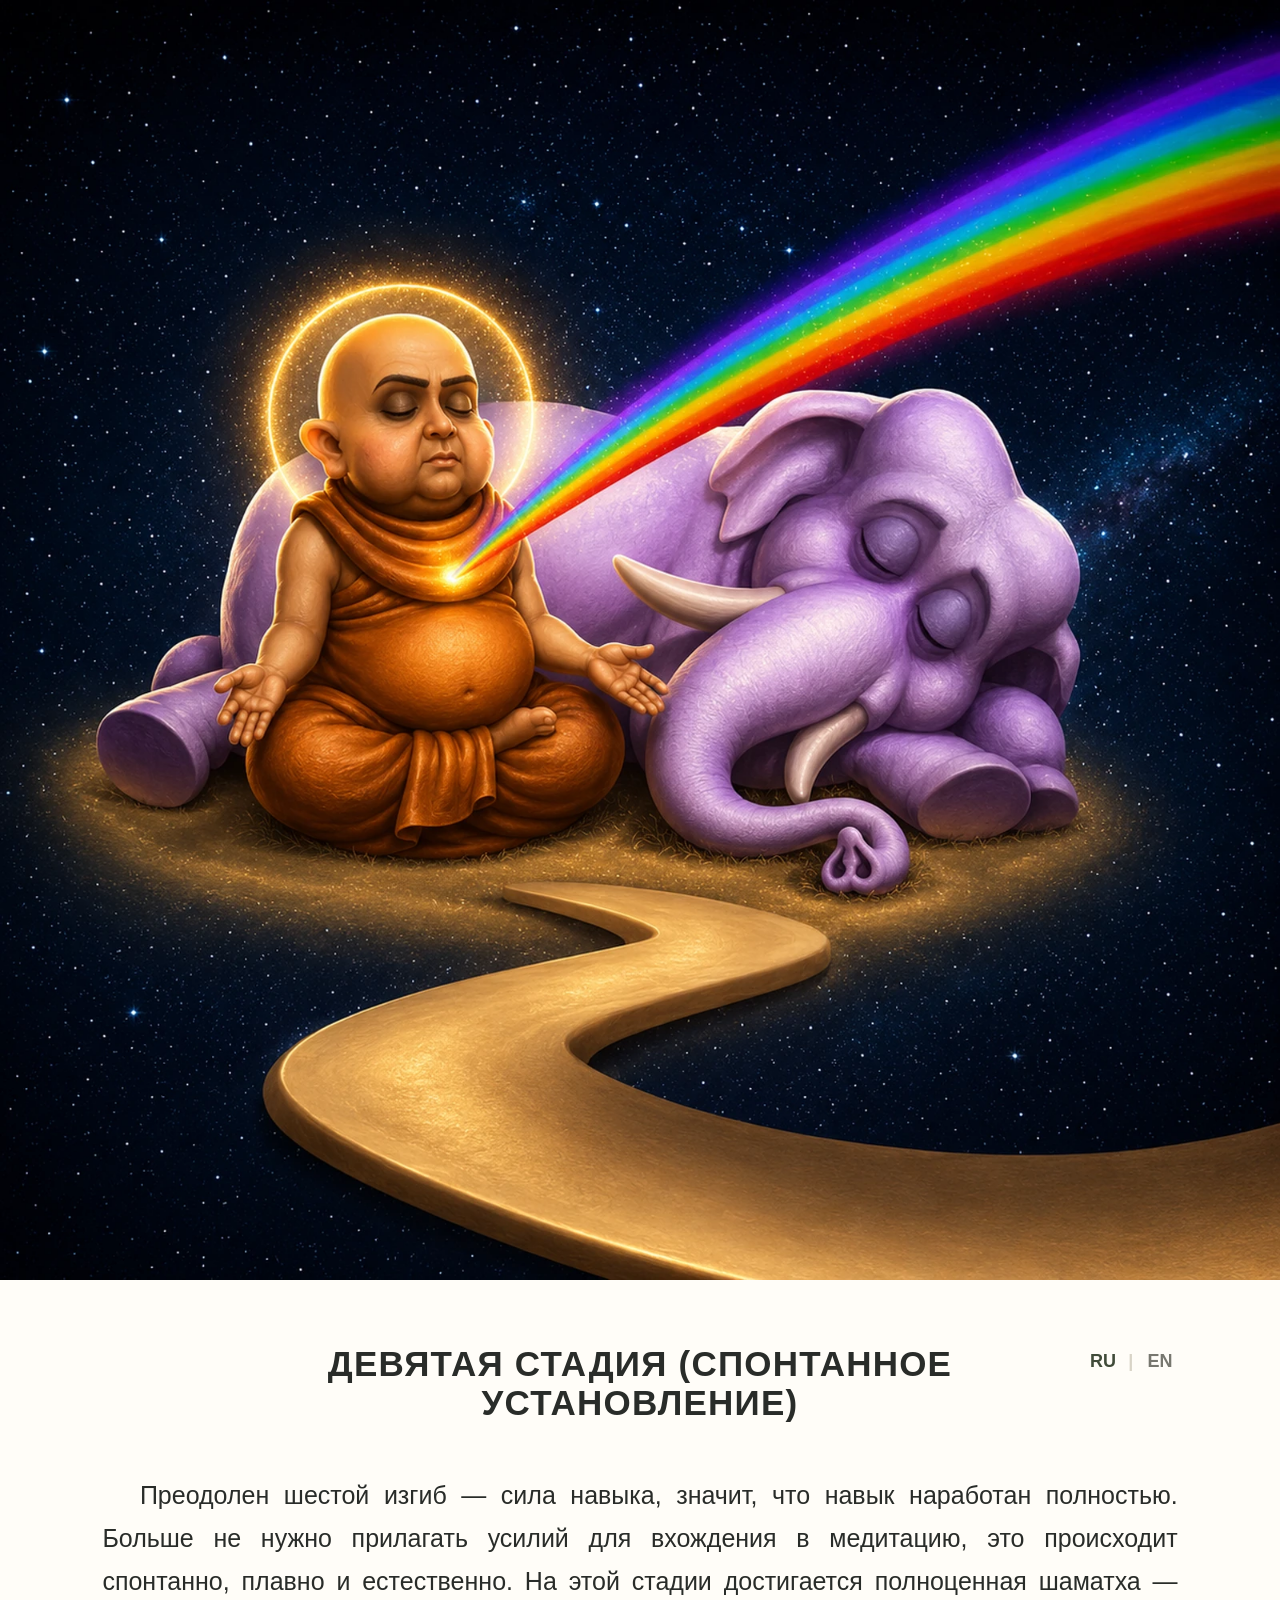
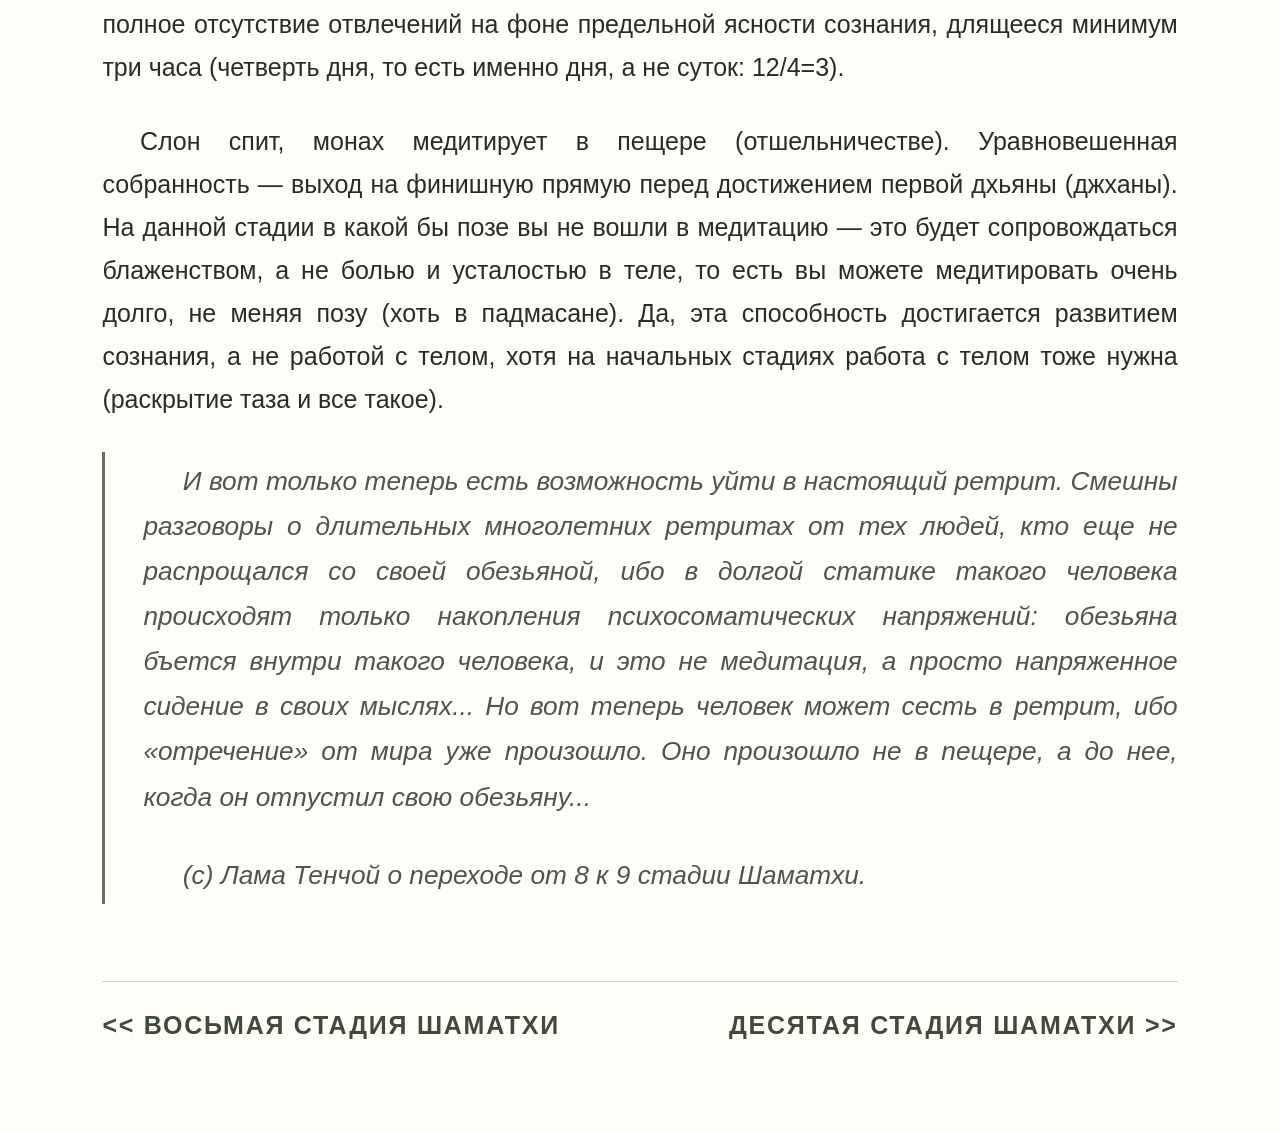
<file: stage-09.html>
<!doctype html>
<html lang="ru">
<head>
  <meta charset="utf-8">
  <meta name="viewport" content="width=device-width, initial-scale=1">
  <meta name="description" content="9 стадий Шаматхи — практическое руководство">
  <title>Девятая стадия (спонтанное установление)</title>
  <link rel="stylesheet" href="css/styles.css">
  <!-- Yandex.Metrika counter -->
  <script type="text/javascript">
      (function(m,e,t,r,i,k,a){
          m[i]=m[i]||function(){(m[i].a=m[i].a||[]).push(arguments)};
          m[i].l=1*new Date();
          for (var j = 0; j < document.scripts.length; j++) {if (document.scripts[j].src === r) { return; }}
          k=e.createElement(t),a=e.getElementsByTagName(t)[0],k.async=1,k.src=r,a.parentNode.insertBefore(k,a)
      })(window, document,'script','https://mc.yandex.ru/metrika/tag.js?id=110840072', 'ym');
  
      ym(110840072, 'init', {ssr:true, webvisor:true, clickmap:true, ecommerce:"dataLayer", referrer: document.referrer, url: location.href, accurateTrackBounce:true, trackLinks:true});
  </script>
  <noscript><div><img src="https://mc.yandex.ru/watch/110840072" style="position:absolute; left:-9999px;" alt="" /></div></noscript>
  <!-- /Yandex.Metrika counter -->
</head>
<body data-page="9">
  <main class="site-shell">
      <figure class="hero"><img src="img/09.webp" alt="Девятая стадия (спонтанное установление)"></figure>
    <div class="page-content">
      <header class="page-header">
        <span class="header-spacer" aria-hidden="true"></span>
        <h1>
          <span data-lang-content="ru">Девятая стадия (спонтанное установление)</span>
          <span data-lang-content="en" hidden>The Ninth Stage (Spontaneous Placement)</span>
        </h1>
        <div class="language-switcher" aria-label="Language selector">
          <button type="button" data-lang="ru" class="is-active" aria-pressed="true">RU</button>
          <span aria-hidden="true">|</span>
          <button type="button" data-lang="en" aria-pressed="false">EN</button>
        </div>
      </header>

      <article class="article" data-lang-content="ru">
          <p>Преодолен шестой изгиб — сила навыка, значит, что навык наработан полностью. Больше не нужно прилагать усилий для вхождения в медитацию, это происходит спонтанно, плавно и естественно. На этой стадии достигается полноценная шаматха — полное отсутствие отвлечений на фоне предельной ясности сознания, длящееся минимум три часа (четверть дня, то есть именно дня, а не суток: 12/4=3).</p>
          <p>Слон спит, монах медитирует в пещере (отшельничестве). Уравновешенная собранность — выход на финишную прямую перед достижением первой дхьяны (джханы). На данной стадии в какой бы позе вы не вошли в медитацию — это будет сопровождаться блаженством, а не болью и усталостью в теле, то есть вы можете медитировать очень долго, не меняя позу (хоть в падмасане). Да, эта способность достигается развитием сознания, а не работой с телом, хотя на начальных стадиях работа с телом тоже нужна (раскрытие таза и все такое).</p>
          <blockquote><em><p>И вот только теперь есть возможность уйти в настоящий ретрит. Смешны разговоры о длительных многолетних ретритах от тех людей, кто еще не распрощался со своей обезьяной, ибо в долгой статике такого человека происходят только накопления психосоматических напряжений: обезьяна бъется внутри такого человека, и это не медитация, а просто напряженное сидение в своих мыслях... Но вот теперь человек может сесть в ретрит, ибо «отречение» от мира уже произошло. Оно произошло не в пещере, а до нее, когда он отпустил свою обезьяну...</em></p>
          <p><em>(с) Лама Тенчой о переходе от 8 к 9 стадии Шаматхи.</em></p></blockquote>
      </article>
      <article class="article" data-lang-content="en" hidden>
          <p>The sixth bend has been passed — the power of skill, meaning that the skill has been fully developed. It is no longer necessary to make an effort to enter meditation; this happens spontaneously, smoothly, and naturally. At this stage, complete shamatha is attained — the total absence of distractions against a background of ultimate clarity of consciousness, lasting for at least three hours (a quarter of a day, meaning the daytime rather than a full twenty-four-hour period: 12/4=3).</p>
          <p>The elephant is sleeping, and the monk is meditating in a cave (in seclusion). Balanced concentration is the final stretch before attaining the first dhyana (jhana). At this stage, no matter which posture you enter meditation in, it will be accompanied by bliss rather than pain and bodily fatigue. This means that you can meditate for a very long time without changing your posture (even in padmasana). Yes, this ability is attained through the development of consciousness rather than through work with the body, although work with the body is also necessary at the initial stages (opening the hips and so on).</p>
          <blockquote><em><p>And only now does it become possible to enter a genuine retreat. Talk of long retreats lasting many years is ridiculous when it comes from people who have not yet said goodbye to their monkey, because prolonged stillness in such a person only causes psychosomatic tension to accumulate: the monkey thrashes about inside them, and this is not meditation but merely tense sitting within their own thoughts... But now a person can enter retreat, because «renunciation» of the world has already taken place. It did not happen in the cave, but before it, when the person released their monkey...</em></p>
          <p><em>© Lama Tenchoy on the transition from the 8th to the 9th stage of Shamatha.</em></p></blockquote>
      </article>


      <nav class="page-nav" data-lang-content="ru" aria-label="Навигация по стадиям">
            <a class="nav-prev" rel="prev" href="stage-08.html">&lt;&lt; ВОСЬМАЯ СТАДИЯ ШАМАТХИ</a>
            <a class="nav-next" rel="next" href="stage-10.html">ДЕСЯТАЯ СТАДИЯ ШАМАТХИ &gt;&gt;</a>
      </nav>
      <nav class="page-nav" data-lang-content="en" aria-label="Stage navigation" hidden>
            <a class="nav-prev" rel="prev" href="stage-08.html">&lt;&lt; EIGHTH STAGE OF SHAMATHA</a>
            <a class="nav-next" rel="next" href="stage-10.html">TENTH STAGE OF SHAMATHA &gt;&gt;</a>
      </nav>
    </div>
  </main>
  <script src="js/jquery-3.7.1.min.js"></script>
  <script src="js/site.js"></script>
</body>
</html>
</file>
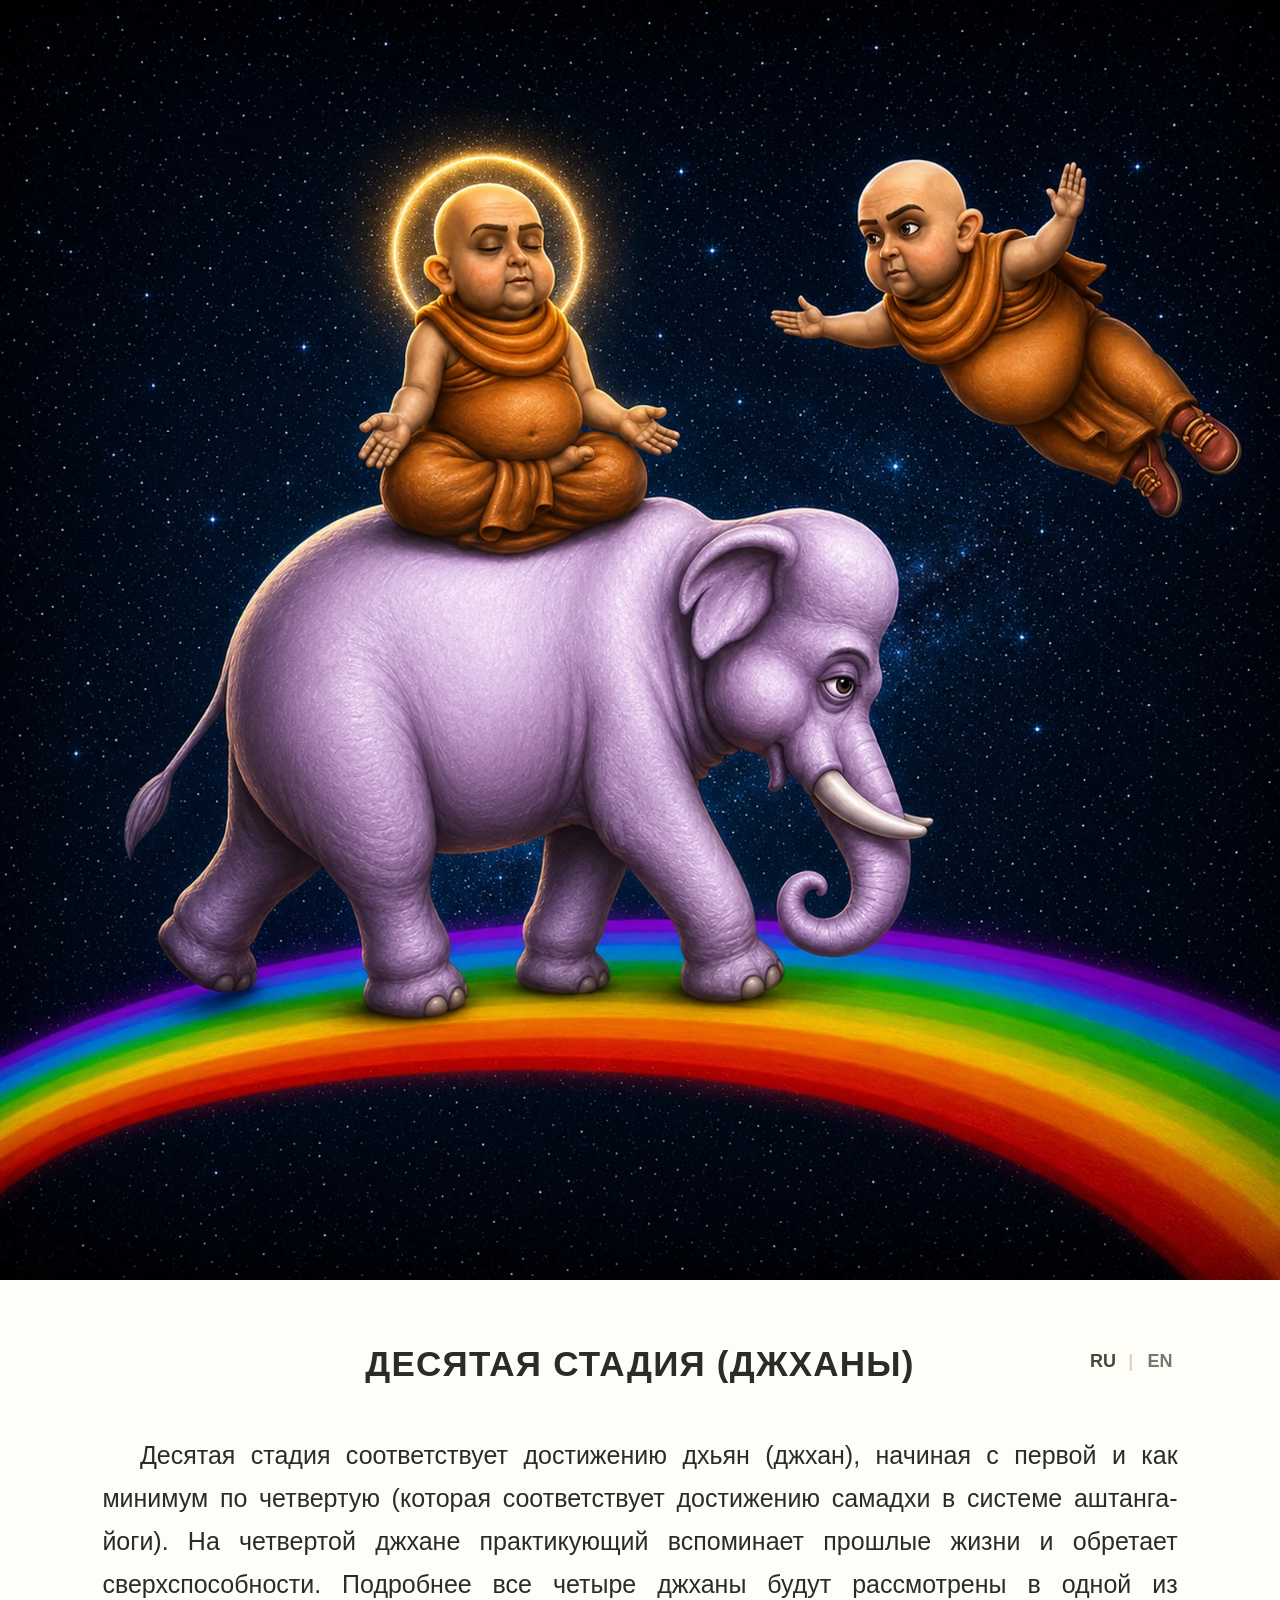
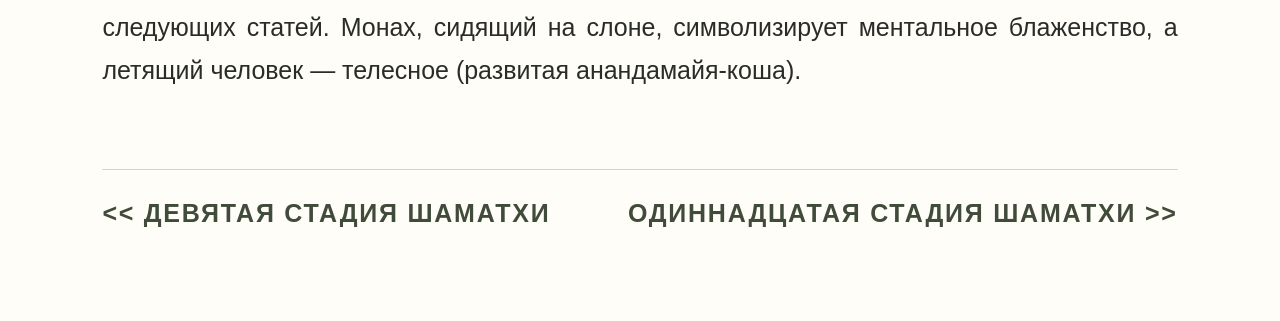
<file: stage-10.html>
<!doctype html>
<html lang="ru">
<head>
  <meta charset="utf-8">
  <meta name="viewport" content="width=device-width, initial-scale=1">
  <meta name="description" content="9 стадий Шаматхи — практическое руководство">
  <title>Десятая стадия (джханы)</title>
  <link rel="stylesheet" href="css/styles.css">
  <!-- Yandex.Metrika counter -->
  <script type="text/javascript">
      (function(m,e,t,r,i,k,a){
          m[i]=m[i]||function(){(m[i].a=m[i].a||[]).push(arguments)};
          m[i].l=1*new Date();
          for (var j = 0; j < document.scripts.length; j++) {if (document.scripts[j].src === r) { return; }}
          k=e.createElement(t),a=e.getElementsByTagName(t)[0],k.async=1,k.src=r,a.parentNode.insertBefore(k,a)
      })(window, document,'script','https://mc.yandex.ru/metrika/tag.js?id=110840072', 'ym');
  
      ym(110840072, 'init', {ssr:true, webvisor:true, clickmap:true, ecommerce:"dataLayer", referrer: document.referrer, url: location.href, accurateTrackBounce:true, trackLinks:true});
  </script>
  <noscript><div><img src="https://mc.yandex.ru/watch/110840072" style="position:absolute; left:-9999px;" alt="" /></div></noscript>
  <!-- /Yandex.Metrika counter -->
</head>
<body data-page="10">
  <main class="site-shell">
      <figure class="hero"><img src="img/10.webp" alt="Десятая стадия (джханы)"></figure>
    <div class="page-content">
      <header class="page-header">
        <span class="header-spacer" aria-hidden="true"></span>
        <h1>
          <span data-lang-content="ru">Десятая стадия (джханы)</span>
          <span data-lang-content="en" hidden>The Tenth Stage (Jhanas)</span>
        </h1>
        <div class="language-switcher" aria-label="Language selector">
          <button type="button" data-lang="ru" class="is-active" aria-pressed="true">RU</button>
          <span aria-hidden="true">|</span>
          <button type="button" data-lang="en" aria-pressed="false">EN</button>
        </div>
      </header>

      <article class="article" data-lang-content="ru">
          <p>Десятая стадия соответствует достижению дхьян (джхан), начиная с первой и как минимум по четвертую (которая соответствует достижению самадхи в системе аштанга-йоги). На четвертой джхане практикующий вспоминает прошлые жизни и обретает сверхспособности. Подробнее все четыре джханы будут рассмотрены в одной из следующих статей. Монах, сидящий на слоне, символизирует ментальное блаженство, а летящий человек — телесное (развитая анандамайя-коша). </p>
      </article>
      <article class="article" data-lang-content="en" hidden>
          <p>The 10th stage corresponds to the attainment of the dhyanas (jhanas), beginning with the first and continuing at least through the fourth (which corresponds to the attainment of samadhi in the system of Ashtanga Yoga). In the fourth jhana, the practitioner recalls past lives and acquires supernatural abilities. All four jhanas will be discussed in greater detail in one of the following articles. The monk sitting on the elephant symbolises mental bliss, while the flying person represents bodily bliss (a developed anandamaya kosha).</p>
      </article>


      <nav class="page-nav" data-lang-content="ru" aria-label="Навигация по стадиям">
            <a class="nav-prev" rel="prev" href="stage-09.html">&lt;&lt; ДЕВЯТАЯ СТАДИЯ ШАМАТХИ</a>
            <a class="nav-next" rel="next" href="stage-11.html">ОДИННАДЦАТАЯ СТАДИЯ ШАМАТХИ &gt;&gt;</a>
      </nav>
      <nav class="page-nav" data-lang-content="en" aria-label="Stage navigation" hidden>
            <a class="nav-prev" rel="prev" href="stage-09.html">&lt;&lt; NINTH STAGE OF SHAMATHA</a>
            <a class="nav-next" rel="next" href="stage-11.html">ELEVENTH STAGE OF SHAMATHA &gt;&gt;</a>
      </nav>
    </div>
  </main>
  <script src="js/jquery-3.7.1.min.js"></script>
  <script src="js/site.js"></script>
</body>
</html>
</file>
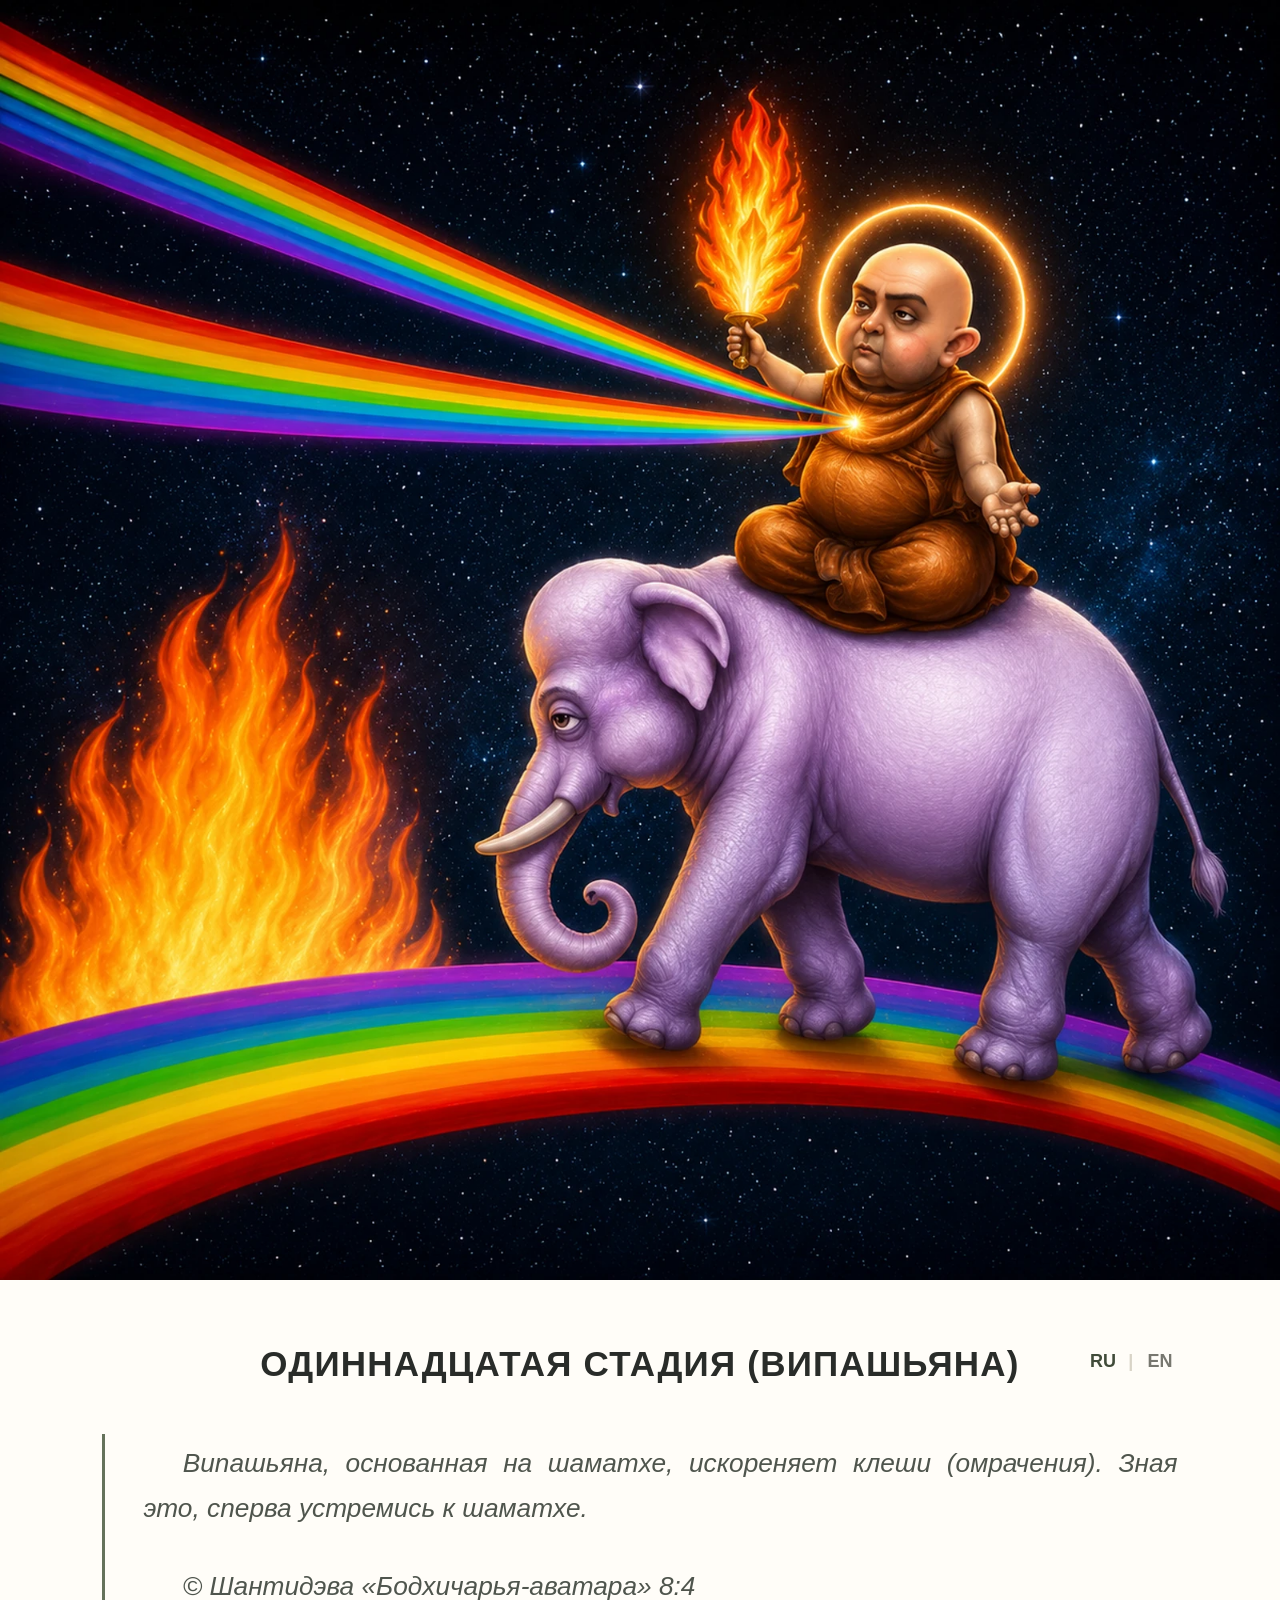
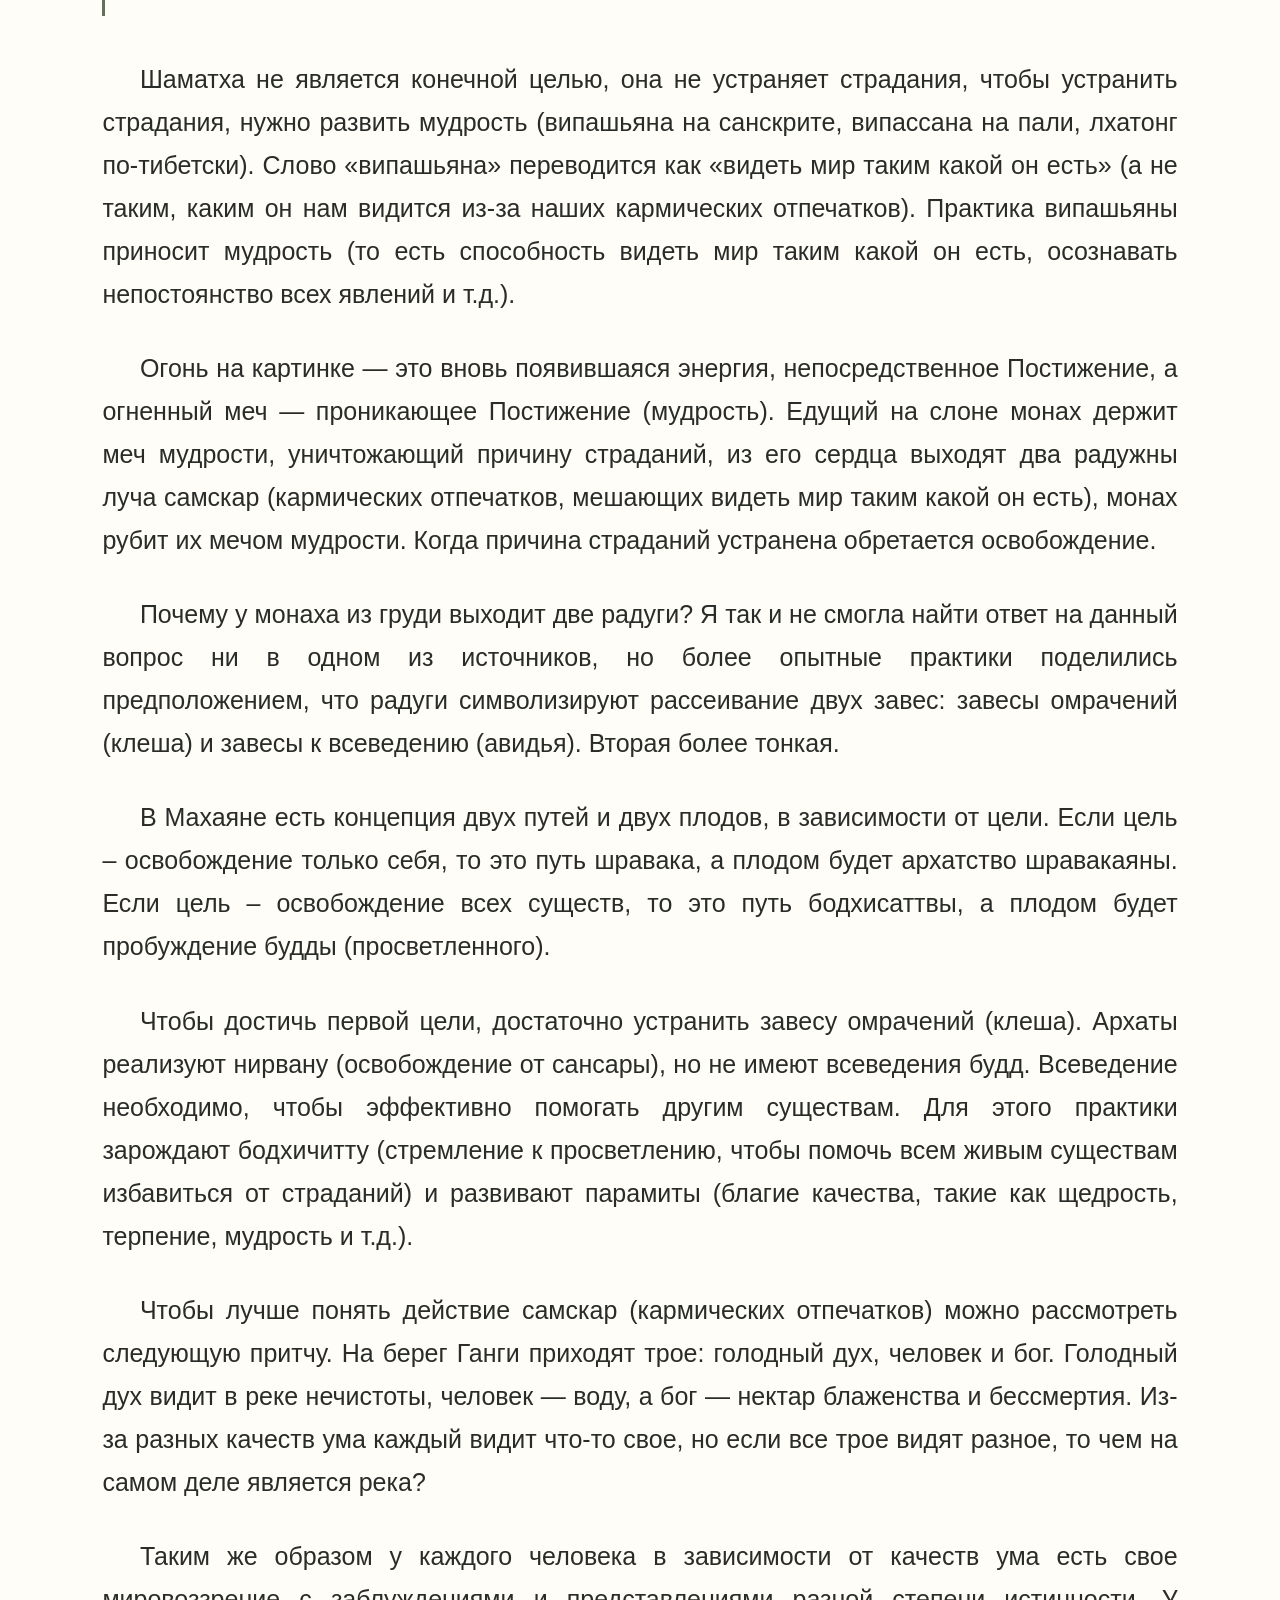
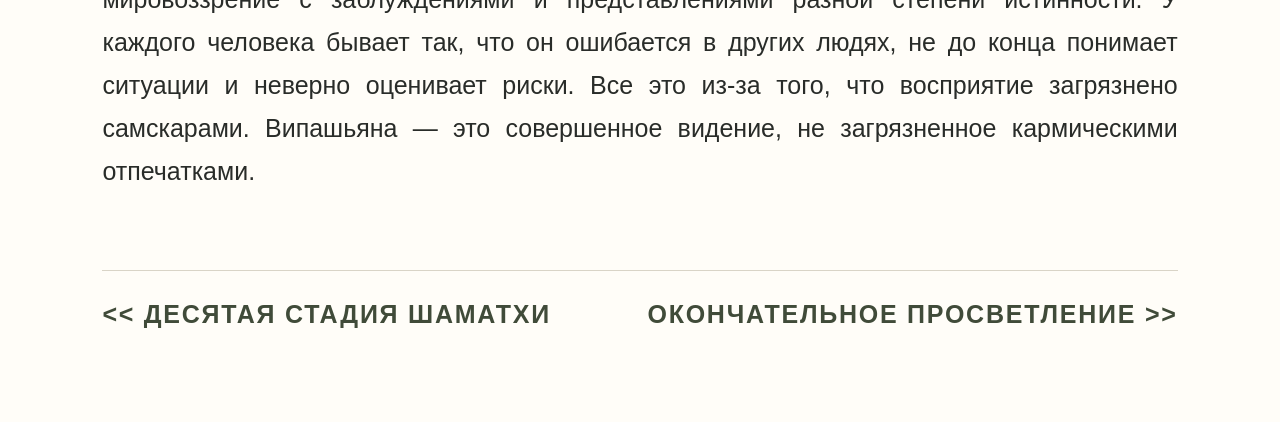
<file: stage-11.html>
<!doctype html>
<html lang="ru">
<head>
  <meta charset="utf-8">
  <meta name="viewport" content="width=device-width, initial-scale=1">
  <meta name="description" content="9 стадий Шаматхи — практическое руководство">
  <title>Одиннадцатая стадия (випашьяна)</title>
  <link rel="stylesheet" href="css/styles.css">
  <!-- Yandex.Metrika counter -->
  <script type="text/javascript">
      (function(m,e,t,r,i,k,a){
          m[i]=m[i]||function(){(m[i].a=m[i].a||[]).push(arguments)};
          m[i].l=1*new Date();
          for (var j = 0; j < document.scripts.length; j++) {if (document.scripts[j].src === r) { return; }}
          k=e.createElement(t),a=e.getElementsByTagName(t)[0],k.async=1,k.src=r,a.parentNode.insertBefore(k,a)
      })(window, document,'script','https://mc.yandex.ru/metrika/tag.js?id=110840072', 'ym');
  
      ym(110840072, 'init', {ssr:true, webvisor:true, clickmap:true, ecommerce:"dataLayer", referrer: document.referrer, url: location.href, accurateTrackBounce:true, trackLinks:true});
  </script>
  <noscript><div><img src="https://mc.yandex.ru/watch/110840072" style="position:absolute; left:-9999px;" alt="" /></div></noscript>
  <!-- /Yandex.Metrika counter -->
</head>
<body data-page="11">
  <main class="site-shell">
      <figure class="hero"><img src="img/11.webp" alt="Одиннадцатая стадия (випашьяна)"></figure>
    <div class="page-content">
      <header class="page-header">
        <span class="header-spacer" aria-hidden="true"></span>
        <h1>
          <span data-lang-content="ru">Одиннадцатая стадия (випашьяна)</span>
          <span data-lang-content="en" hidden>The Eleventh Stage (Vipashyana)</span>
        </h1>
        <div class="language-switcher" aria-label="Language selector">
          <button type="button" data-lang="ru" class="is-active" aria-pressed="true">RU</button>
          <span aria-hidden="true">|</span>
          <button type="button" data-lang="en" aria-pressed="false">EN</button>
        </div>
      </header>

      <article class="article" data-lang-content="ru">
          <blockquote><p><em>Випашьяна, основанная на шаматхе, искореняет клеши (омрачения). Зная это, сперва устремись к шаматхе.</em></p>
          <p><em>© Шантидэва «Бодхичарья-аватара» 8:4</em></p></blockquote>
          <p>Шаматха не является конечной целью, она не устраняет страдания, чтобы устранить страдания, нужно развить мудрость (випашьяна на санскрите, випассана на пали, лхатонг по-тибетски). Слово «випашьяна» переводится как «видеть мир таким какой он есть» (а не таким, каким он нам видится из-за наших кармических отпечатков). Практика випашьяны приносит мудрость (то есть способность видеть мир таким какой он есть, осознавать непостоянство всех явлений и т.д.). </p>
          <p>Огонь на картинке — это вновь появившаяся энергия, непосредственное Постижение, а огненный меч — проникающее Постижение (мудрость). Едущий на слоне монах держит меч мудрости, уничтожающий причину страданий, из его сердца выходят два радужны луча самскар (кармических отпечатков, мешающих видеть мир таким какой он есть), монах рубит их мечом мудрости. Когда причина страданий устранена обретается освобождение.</p>
          <p>Почему у монаха из груди выходит две радуги? Я так и не смогла найти ответ на данный вопрос ни в одном из источников, но более опытные практики поделились предположением, что радуги символизируют рассеивание двух завес: завесы омрачений (клеша) и завесы к всеведению (авидья). Вторая более тонкая.</p>
          <p>В Махаяне есть концепция двух путей и двух плодов, в зависимости от цели. Если цель – освобождение только себя, то это путь шравака, а плодом будет архатство шравакаяны. Если цель – освобождение всех существ, то это путь бодхисаттвы, а плодом будет пробуждение будды (просветленного).</p>
          <p>Чтобы достичь первой цели, достаточно устранить завесу омрачений (клеша). Архаты реализуют нирвану (освобождение от сансары), но не имеют всеведения будд. Всеведение необходимо, чтобы эффективно помогать другим существам. Для этого практики зарождают бодхичитту (стремление к просветлению, чтобы помочь всем живым существам избавиться от страданий) и развивают парамиты (благие качества, такие как щедрость, терпение, мудрость и т.д.).</p>
          <p>Чтобы лучше понять действие самскар (кармических отпечатков) можно рассмотреть следующую притчу. На берег Ганги приходят трое: голодный дух, человек и бог. Голодный дух видит в реке нечистоты, человек — воду, а бог — нектар блаженства и бессмертия. Из-за разных качеств ума каждый видит что-то свое, но если все трое видят разное, то чем на самом деле является река?</p>
          <p>Таким же образом у каждого человека в зависимости от качеств ума есть свое мировоззрение с заблуждениями и представлениями разной степени истинности. У каждого человека бывает так, что он ошибается в других людях, не до конца понимает ситуации и неверно оценивает риски. Все это из-за того, что восприятие загрязнено самскарами. Випашьяна — это совершенное видение, не загрязненное кармическими отпечатками.</p>
      </article>
      <article class="article" data-lang-content="en" hidden>
          <blockquote><p><em>Vipashyana, based on shamatha, eradicates the kleshas (afflictions). Knowing this, first strive to attain shamatha.</em></p>
          <p><em>© Shantideva «Bodhicaryavatara» 8:4</em></p></blockquote>
          <p>Shamatha is not the ultimate goal. It does not eliminate suffering; to eliminate suffering, one must develop wisdom (vipashyana in Sanskrit, vipassana in Pali, lhaktong in Tibetan). The word «vipashyana» is translated as «seeing the world as it really is» (rather than as it appears to us because of our karmic imprints). The practice of vipashyana brings wisdom (that is, the ability to see the world as it really is, to recognise the impermanence of all phenomena, and so on).</p>
          <p>The fire in the image represents newly awakened energy and direct Insight, while the flaming sword represents penetrating Insight (wisdom). The monk riding the elephant holds the sword of wisdom, which destroys the cause of suffering. Two rainbow rays of samskaras (karmic imprints that prevent us from seeing the world as it really is) emerge from his heart, and the monk cuts through them with the sword of wisdom. When the cause of suffering is eliminated, liberation is attained.</p>
          <p>Why do two rainbows emerge from the monk’s chest? I was unable to find an answer to this question in any source, but more experienced practitioners suggested that the rainbows symbolise the dispersal of two veils: the veil of afflictions (klesha) and the veil obstructing omniscience (avidya). The second is subtler.</p>
          <p>In Mahayana, there is a concept of two paths and two fruits, depending on the goal. If the goal is to liberate oneself alone, this is the path of the shravaka, and its fruit is the arhatship of the Shravakayana. If the goal is to liberate all beings, this is the path of the bodhisattva, and its fruit is the awakening of a Buddha (an Enlightened One).</p>
          <p>To attain the first goal, it is sufficient to eliminate the veil of afflictions (klesha). Arhats realise nirvana (liberation from samsara), but they do not possess the omniscience of Buddhas. Omniscience is necessary in order to help other beings effectively. For this purpose, practitioners generate bodhicitta (the aspiration to attain enlightenment in order to help all living beings become free from suffering) and develop the paramitas (virtuous qualities such as generosity, patience, wisdom, and so on).</p>
          <p>To better understand the effect of samskaras (karmic imprints), consider the following parable. Three beings come to the bank of the Ganges: a hungry ghost, a human, and a god. The hungry ghost sees filth in the river, the human sees water, and the god sees the nectar of bliss and immortality. Because of the different qualities of their minds, each sees something different, but if all three see different things, what is the river in reality?</p>
          <p>In the same way, every person has their own worldview, depending on the qualities of their mind, with delusions and ideas possessing different degrees of truth. Everyone sometimes misjudges other people, fails to understand situations fully, and assesses risks incorrectly. All this happens because perception is polluted by samskaras. Vipashyana is perfect vision, unpolluted by karmic imprints.</p>
      </article>


      <nav class="page-nav" data-lang-content="ru" aria-label="Навигация по стадиям">
            <a class="nav-prev" rel="prev" href="stage-10.html">&lt;&lt; ДЕСЯТАЯ СТАДИЯ ШАМАТХИ</a>
            <a class="nav-next" rel="next" href="finish.html">ОКОНЧАТЕЛЬНОЕ ПРОСВЕТЛЕНИЕ &gt;&gt;</a>
      </nav>
      <nav class="page-nav" data-lang-content="en" aria-label="Stage navigation" hidden>
            <a class="nav-prev" rel="prev" href="stage-10.html">&lt;&lt; TENTH STAGE OF SHAMATHA</a>
            <a class="nav-next" rel="next" href="finish.html">ULTIMATE ENLIGHTENMENT &gt;&gt;</a>
      </nav>
    </div>
  </main>
  <script src="js/jquery-3.7.1.min.js"></script>
  <script src="js/site.js"></script>
</body>
</html>
</file>
<file: css/styles.css>
:root {
  --paper: #f5f2e9;
  --surface: #fffdf8;
  --ink: #292c29;
  --muted: #77776f;
  --accent: #65725b;
  --accent-dark: #404b39;
  --line: #d9d4c7;
  --shadow: 0 18px 55px rgba(48, 48, 39, 0.11);
}

* { box-sizing: border-box; }

html { overflow-x: hidden; }

body {
  margin: 0;
  min-width: 0;
  color: var(--ink);
  background: var(--paper);
  font-family: Arial, Helvetica, sans-serif;
  font-size: clamp(25px, 1.35vw, 30px);
  line-height: 1.72;
}

[hidden] { display: none !important; }

.site-shell {
  width: 100%;
  max-width: 1600px;
  min-height: 100vh;
  margin: 0 auto;
  overflow: visible;
  background: var(--surface);
  box-shadow: var(--shadow);
}

.hero {
  position: relative;
  z-index: 0;
  width: 100%;
  max-width: 1600px;
  margin: 0;
  background: #d9d4c7;
}

.hero::before {
  position: absolute;
  z-index: -1;
  top: 0;
  bottom: 0;
  left: 50%;
  width: 100vw;
  content: "";
  transform: translateX(-50%);
  background: #d9d4c7;
}

.hero::after {
  position: absolute;
  z-index: 2;
  inset: 0;
  content: "";
  pointer-events: none;
  box-shadow:
    -22px 0 35px -20px rgba(48, 48, 39, 0.60),
     22px 0 35px -20px rgba(48, 48, 39, 0.60);
}

.hero img {
  position: relative;
  z-index: 1;
  display: block;
  width: 100%;
  height: auto;
}

.page-content {
  position: relative;
  z-index: 2;
  width: 100%;
  max-width: 1600px;
  padding: clamp(32px, 5vw, 82px) clamp(22px, 8vw, 130px) clamp(45px, 7vw, 100px);
  background: var(--surface);
}

.page-header {
  display: grid;
  grid-template-columns: minmax(80px, 1fr) minmax(0, auto) minmax(80px, 1fr);
  align-items: start;
  gap: 24px;
  margin-bottom: clamp(30px, 4vw, 58px);
}

h1 {
  max-width: 1050px;
  margin: 0;
  font: 700 clamp(30px, 4.1vw, 35px)/1.12 Arial, Helvetica, sans-serif;
  letter-spacing: 0.035em;
  text-align: center;
  text-transform: uppercase;
}

.language-switcher {
  justify-self: end;
  white-space: nowrap;
  color: var(--line);
  font: 700 18px/1 Arial, Helvetica, sans-serif;
  letter-spacing: 0.12em;
}

.language-switcher button {
  padding: 8px 5px;
  border: 0;
  color: var(--muted);
  background: transparent;
  cursor: pointer;
  font: inherit;
}

.language-switcher button:hover,
.language-switcher button:focus-visible,
.language-switcher button.is-active { color: var(--accent-dark); }

.language-switcher button:focus-visible { outline: 2px solid var(--accent); outline-offset: 2px; }

.article { max-width: 1120px; margin: 0 auto; }
.article p { margin: 0 0 1.25em; 
  text-indent: 1.5em;
  text-align: justify;
  hyphens: auto;
}

.article blockquote p:last-child {
  margin-bottom: 0;
}

.article h2 {
  margin: 2.1em 0 0.7em;
  color: var(--accent-dark);
  font: 500 clamp(23px, 2vw, 20px)/1.12 Arial, Helvetica, sans-serif;
  letter-spacing: 0.04em;
  text-align: left;
  text-transform: uppercase;
}
.article ol { margin: 0.4em 0 1.7em; padding-left: 1.8em; }
.article li { margin: 0.35em 0; padding-left: 0.25em; }
.article blockquote {
  margin: 0 0 1.6em;
  padding: 0.25em 0 0.25em clamp(18px, 3vw, 38px);
  border-left: 3px solid var(--accent);
  color: #4f554d;
  font-size: 1.05em;
  text-indent: 1.5em;
}
.article blockquote em { font-style: italic; }

.page-nav {
  display: flex;
  justify-content: space-between;
  align-items: center;
  gap: 28px;
  max-width: 1120px;
  margin: clamp(42px, 6vw, 85px) auto 0;
  padding-top: 26px;
  border-top: 1px solid var(--line);
  font: 700 clamp(25px, 1.15vw, 35px)/1.4 Arial, Helvetica, sans-serif;
  letter-spacing: 0.07em;
}

.page-nav a { color: var(--accent-dark); text-decoration: none; }
.page-nav a:hover, .page-nav a:focus-visible { color: var(--accent); text-decoration: underline; }
.nav-next { margin-left: auto; text-align: right; }

.resource-link {
  margin: clamp(32px, 4vw, 55px) auto 0;
  text-align: center;
  font: 700 clamp(30px, 1.15vw, 35px)/1.4 Arial, Helvetica, sans-serif;
  letter-spacing: 0.07em;
}

.resource-link a { color: var(--accent-dark); text-decoration: none; }
.resource-link a:hover, .resource-link a:focus-visible { color: var(--accent); text-decoration: underline; }

@media (max-width: 700px) {
  body { font-size: 22px; line-height: 1.62; }
  .page-content { padding: 28px 18px 48px; }
  .page-header { grid-template-columns: 1fr auto; gap: 14px; }
  .header-spacer { display: none; }
  .article {
    font-size: 22px;
  }
  h1 { grid-column: 1 / -1; grid-row: 2; font-size: clamp(22px, 9vw, 25px); }
  .language-switcher { grid-column: 2; grid-row: 1; }
  .hero img { max-height: none; }
  .page-nav {
    font-size: 15px;
  }

  .page-nav {
    gap: 18px;
    letter-spacing: 0.035em;
  }
  .resource-link {
    font-size: 20px;
  }
}


@media (prefers-reduced-motion: reduce) { *, *::before, *::after { scroll-behavior: auto !important; } }
</file>
